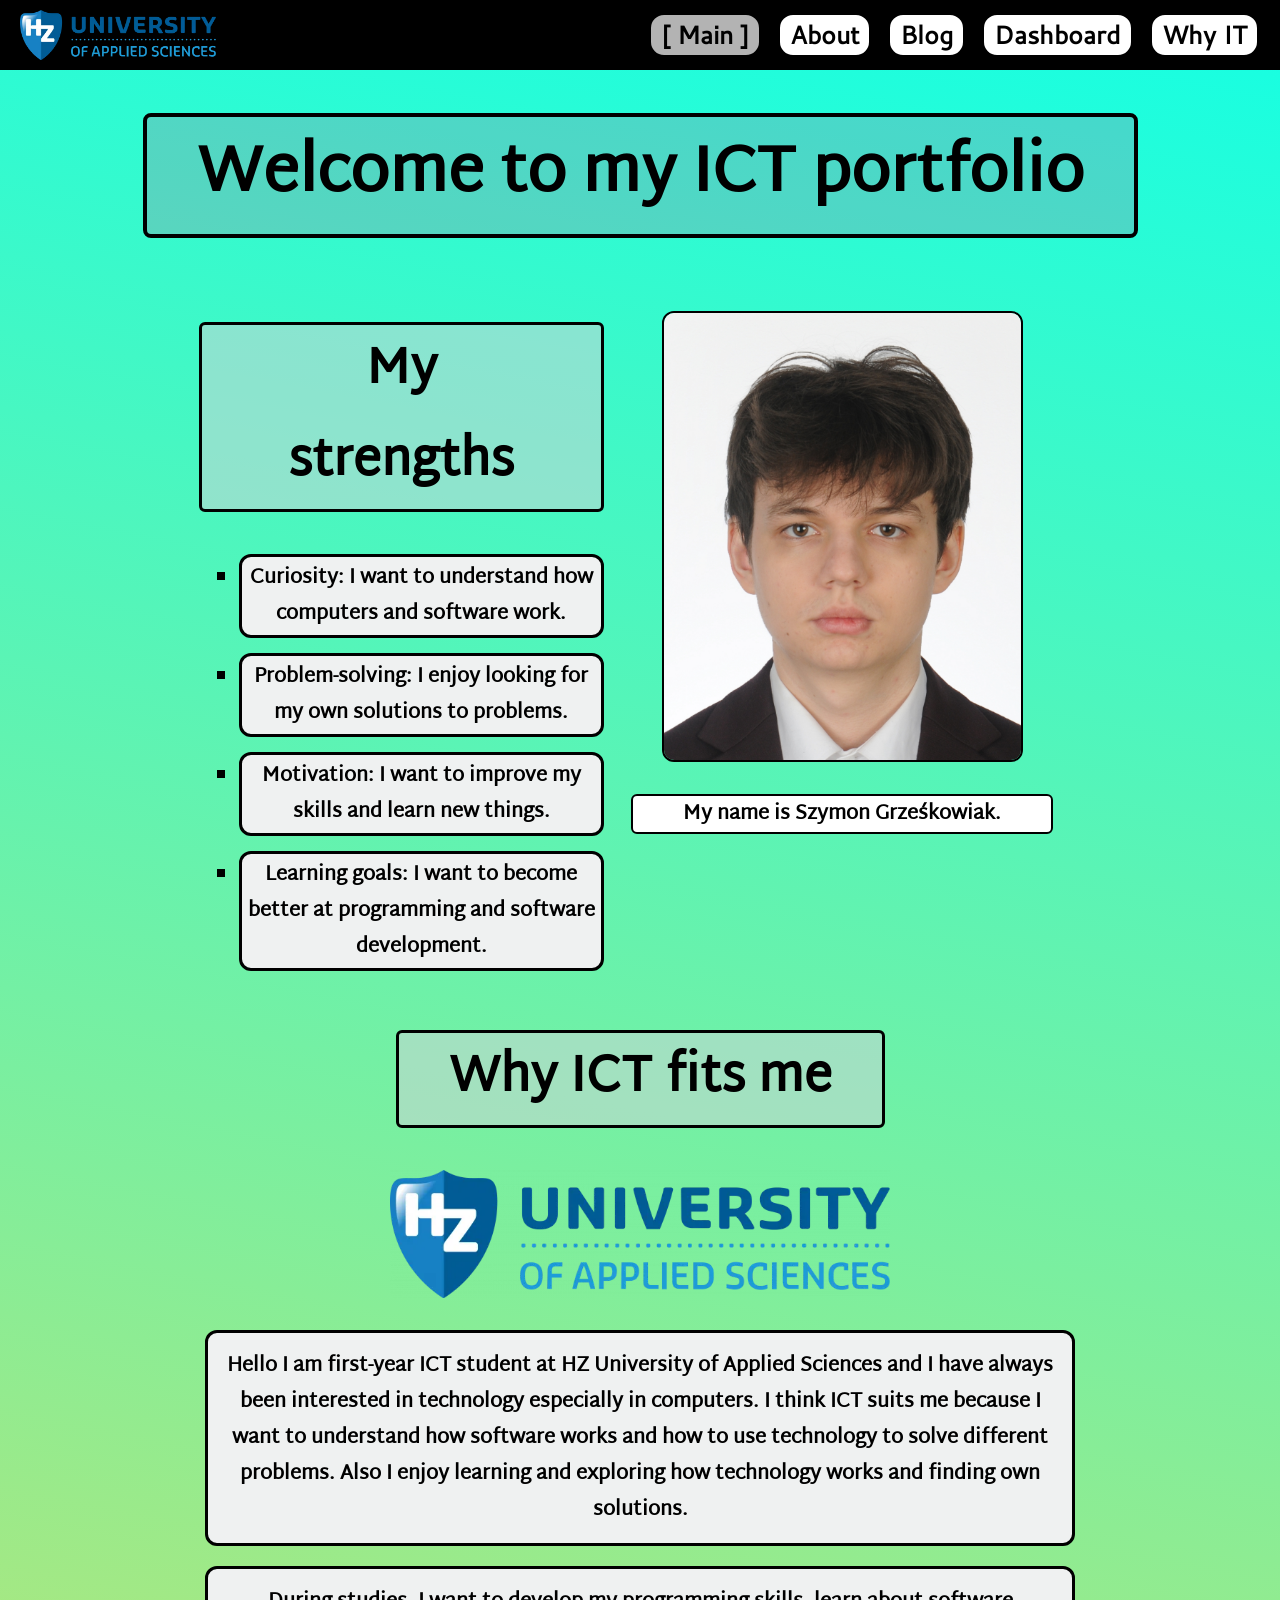
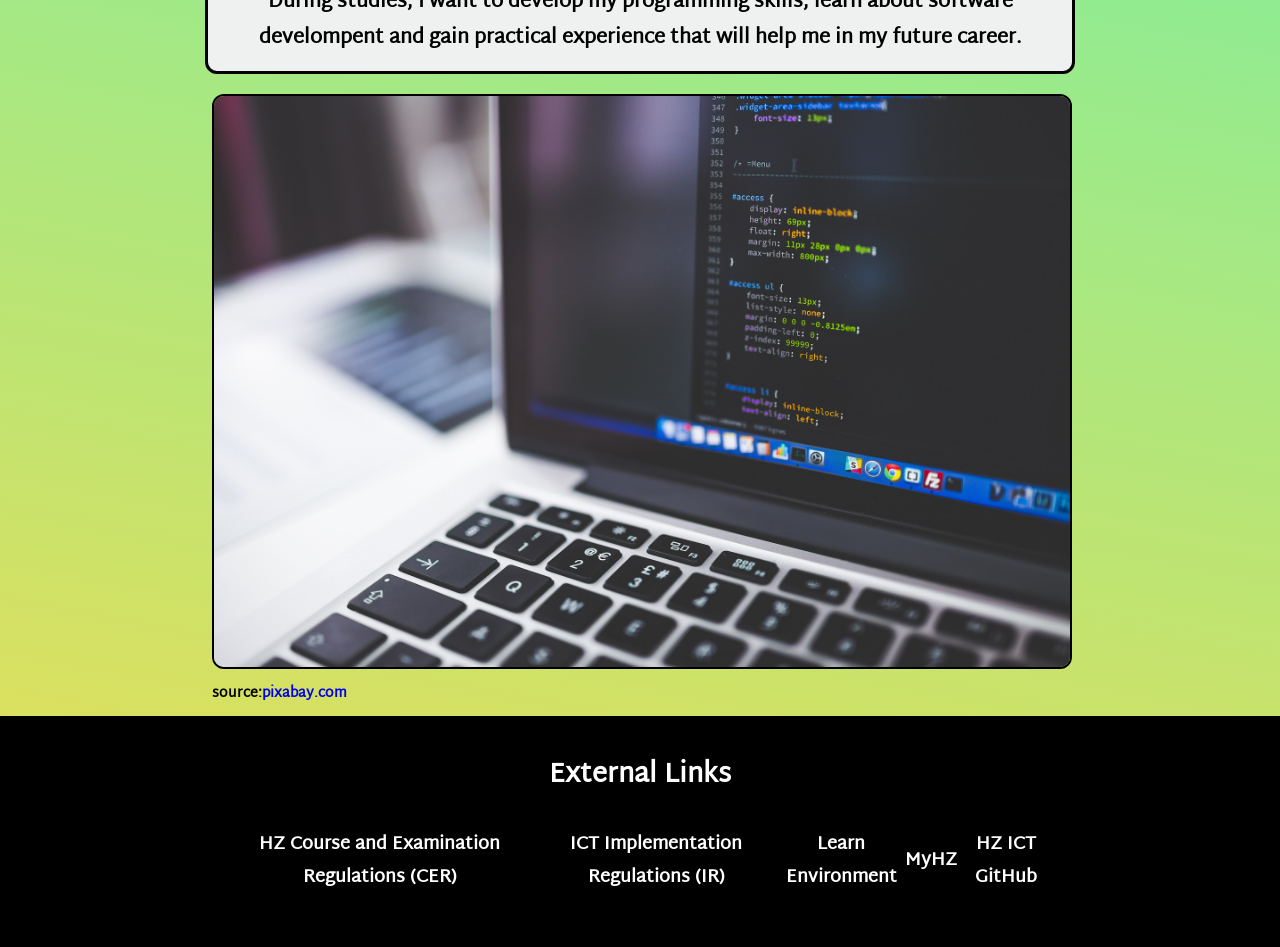
<file: index.html>
<!DOCTYPE html>
<html>  
    <head> 
        <title> ICT Portfolio</title>
        <link rel="icon" href="images/hz.png">
        <meta charset="UTF-8">
        <meta name="description" content="My main site for ICT Portfolio for HZ University of Applied Sciences">
        <link rel="stylesheet" href="style.css">
    </head>
    <body>
        <header>
        </header>
        <nav class="navbar">
            <img class="logo" src="images/hzlogo.webp" alt="HZ_logo_placeholder" height="50">
            <ul>
                <li><a class="navbutton active" href="index.html">[ Main ]</a></li>
                <li><a class="navbutton" href="about.html"> About</a></li>
                <li><a class="navbutton" href="blog.html">Blog</a></li>
                <li><a class="navbutton" href="dashboard.html">Dashboard</a></li>
                <li><a class="navbutton" href="why-it.html">Why IT </a></li>
            </ul>
        </nav>
        <main>
            <h1 id="welcome">Welcome to my ICT portfolio</h1>
            <section id="home">

                <div id="homeflexbox">

                    
                    <section id="strengths">
                        <h2>My strengths</h2>
                        <ul>
                            <li>Curiosity: I want to understand how computers and software work.</li>
                            <li>Problem-solving: I enjoy looking for my own solutions to problems.</li>
                            <li>Motivation: I want to improve my skills and learn new things.</li>
                            <li>Learning goals: I want to become better at programming and software development.</li>
                        </ul>
                    </section>

                    <div id="myphoto">
                        <img src="images/myphoto.jpg" alt="photo of me">
                        <p>My name is Szymon Grześkowiak.</p>
                    </div>
                </div>

               <h2>Why ICT fits me</h2>
                <img src="images/hzlogo.webp" alt="HZ logo" width="500px">
               <p class="description">
               Hello I am first-year ICT student at HZ University of Applied Sciences and I have always been interested in technology especially in computers.
                 I think ICT suits me because I want to understand how software works and how to use technology to solve different problems.
                  Also I enjoy learning and exploring how technology works and finding own solutions.

                </p>
            
                <p class="description">
               During studies,
                 I want to develop my programming skills,
                 learn about software develompent and gain practical experience that will help me in my future career. 
                </p>
                </p>

                <div id="laptopimg">
                    <img src="images/image1.jpg" alt="image of laptop with code on screen">
                    <p>source:<a href="https://pixabay.com/photos/coding-programming-css-1853305/" target="_blank">pixabay.com</a></p>
               </div>
            </section>
            
        </main>
        <footer>
                <h2>External Links</h2>

                    <ul>
                        <li><a href="https://hz.reader.docfield.com/0eb02280-92aa-47e8-9714-e3f866708e61" target="_blank">HZ Course and Examination Regulations (CER)</a></li>
                        <li><a href="https://hz.reader.docfield.com/80871c39-9285-4b38-85e4-78a0efbc2461" target="_blank">ICT Implementation Regulations (IR)</a></li>
                        <li><a href="https://learn.hz.nl/" target="_blank">Learn Environment</a></li>
                        <li><a href="https://hz.osiris-student.nl/voortgang" target="_blank">MyHZ</a></li>
                        <li><a href="https://github.com/HZ-HBO-ICT" target="_blank">HZ ICT GitHub</a></li>
                    </ul>
        </footer>
    </body>
</html>
</file>
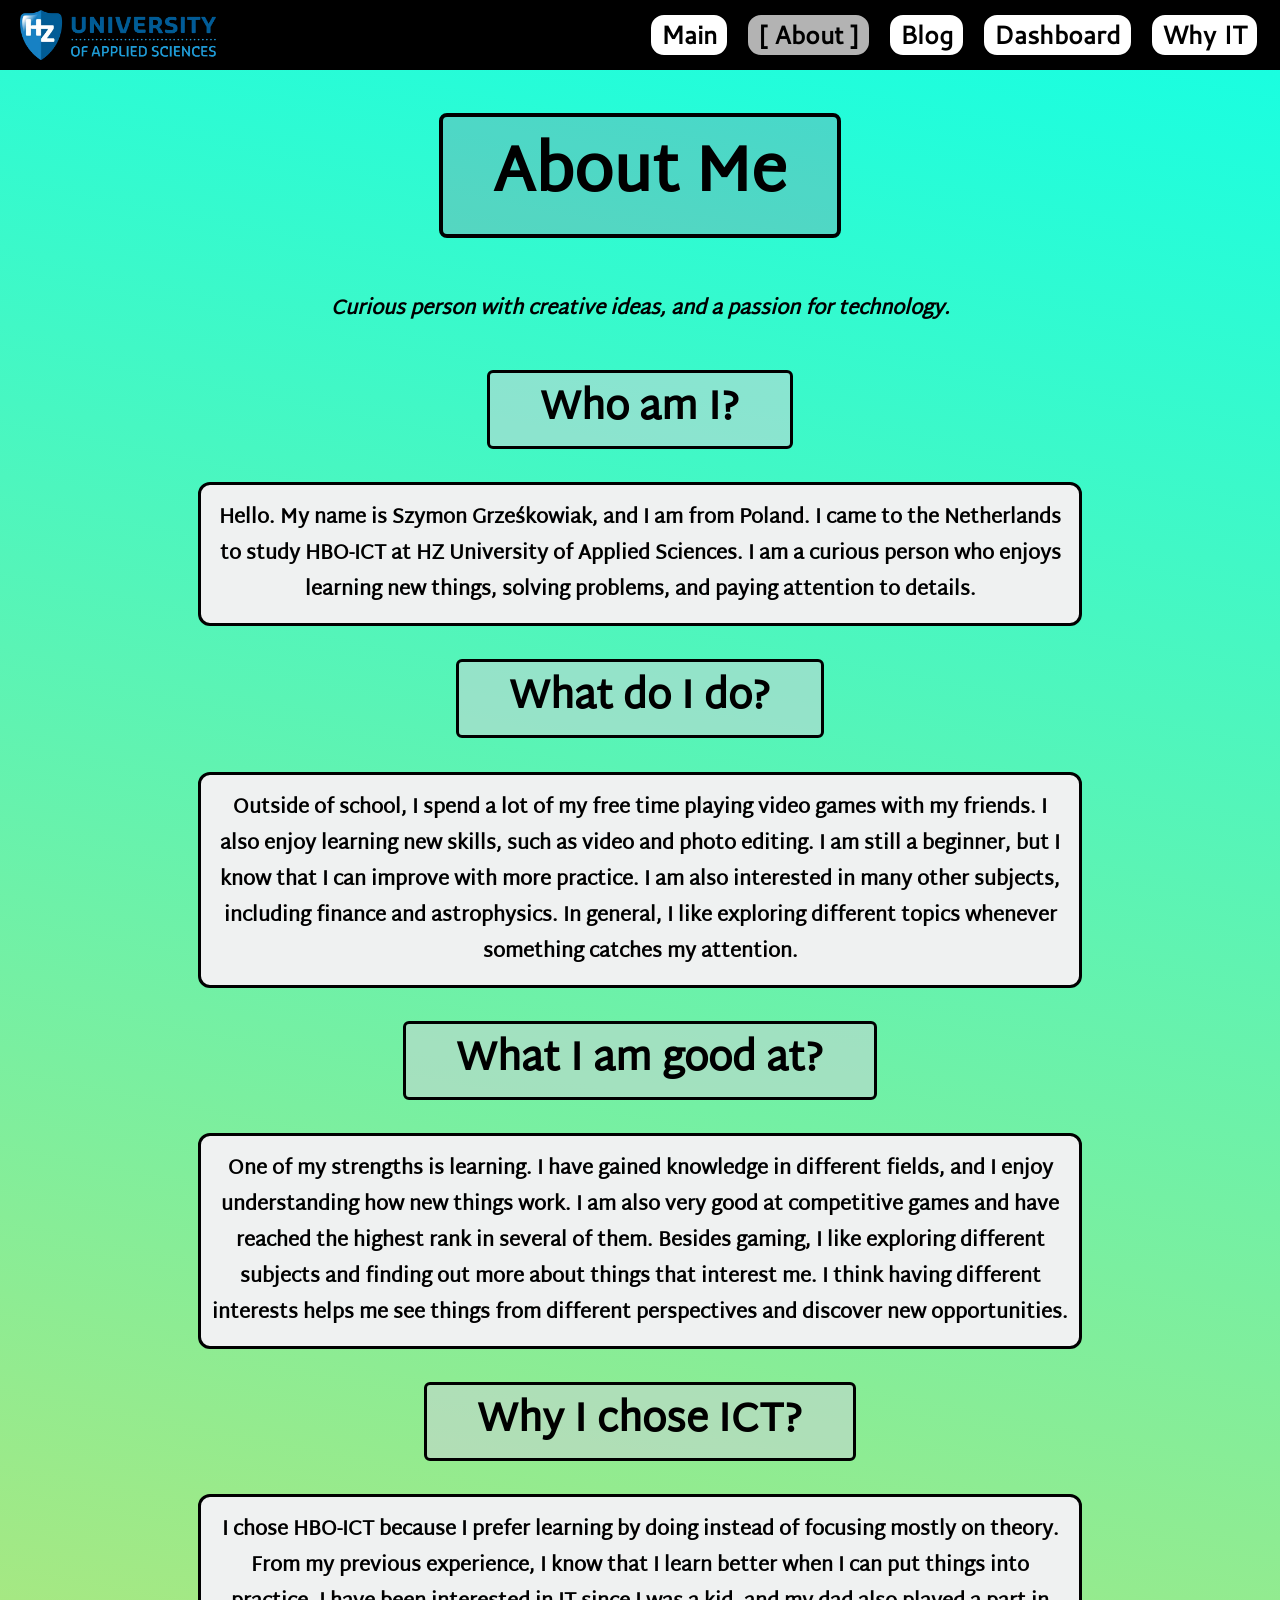
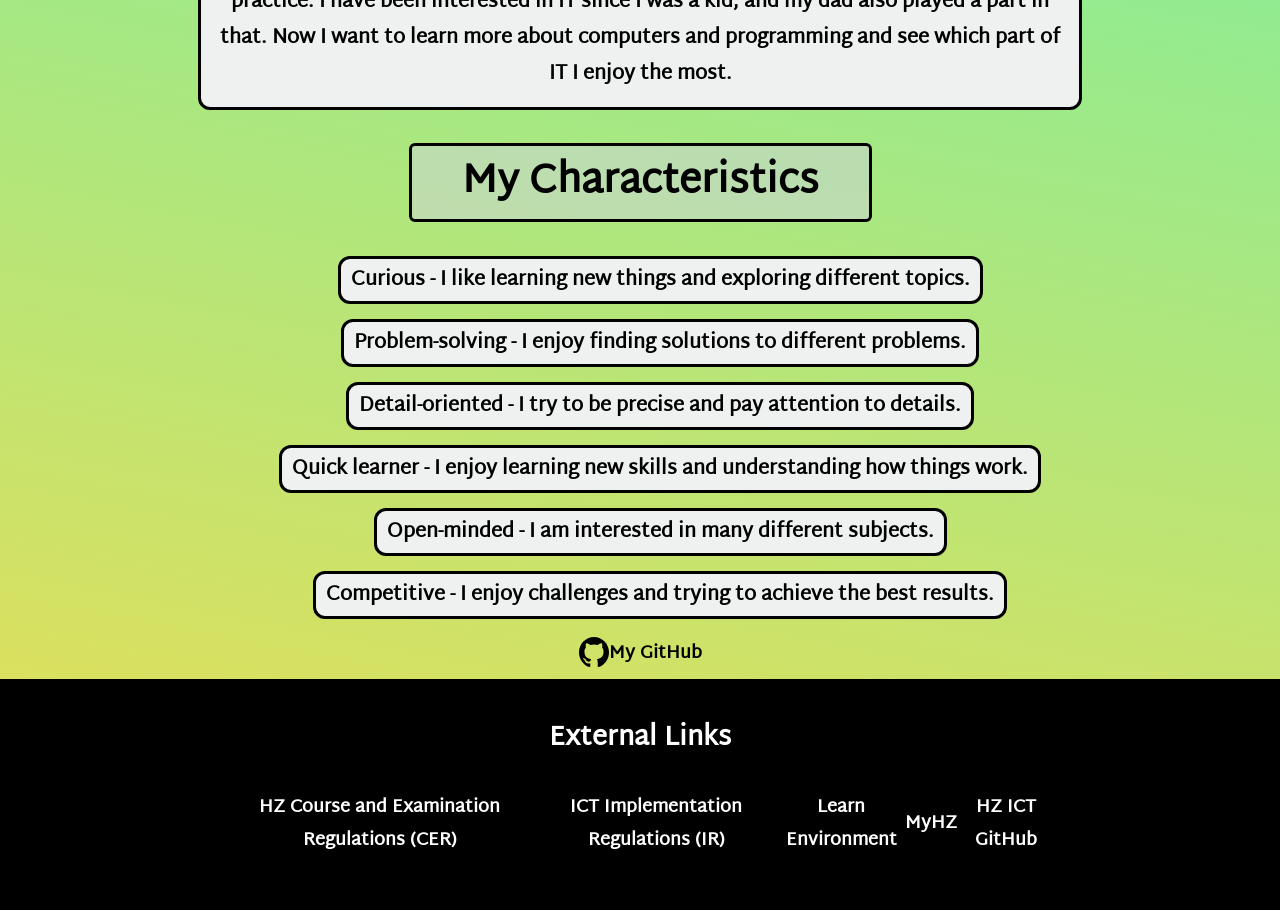
<file: about.html>
<!DOCTYPE html>
<html>  
    <head> 
        <title> About Me</title>
        <link rel="icon" href="images/hz.png">
        <meta charset="UTF-8">
        <meta name="description" content="About Me in ICT Portfolio for HZ University of Applied Sciences">
        <link rel="stylesheet" href="style.css">
    </head>
    <body>
        <header>
        </header>
        <nav class="navbar">
            <img class="logo" src="images/hzlogo.webp" alt="HZ_logo_placeholder" height="50">
            <ul>
                <li><a class="navbutton" href="index.html">Main</a></li>
                <li><a class="navbutton active" href="about.html">[ About ]</a></li>
                <li><a class="navbutton" href="blog.html">Blog</a></li>
                <li><a class="navbutton" href="dashboard.html">Dashboard</a></li>
                <li><a class="navbutton" href="why-it.html">Why IT </a></li>
            </ul>
        </nav>
        <main>

            <h1 id="welcome">About Me</h1>
            <p id="tagline">Curious person with creative ideas, and a passion for technology.</p>
            <article class="AboutMe">
  

                <h2>Who am I?</h2>

                <p class="description">
                    Hello. My name is Szymon Grześkowiak, and I am from Poland.
                    I came to the Netherlands to study HBO-ICT at HZ University of Applied Sciences.
                    I am a curious person who enjoys learning new things, solving problems, and paying attention to details.
                </p>

                <h2>What do I do?</h2>

                <p class="description">
                    Outside of school, I spend a lot of my free time playing video games with my friends.
                    I also enjoy learning new skills, such as video and photo editing.
                    I am still a beginner, but I know that I can improve with more practice.
                    I am also interested in many other subjects, including finance and astrophysics.
                    In general, I like exploring different topics whenever something catches my attention.
                </p>

                <h2>What I am good at?</h2>

                <p class="description">
                    One of my strengths is learning.
                    I have gained knowledge in different fields, and I enjoy understanding how new things work. 
                    I am also very good at competitive games and have reached the highest rank in several of them. 
                    Besides gaming, I like exploring different subjects and finding out more about things that interest me. 
                    I think having different interests helps me see things from different perspectives and discover new opportunities.
                </p>

                <h2>Why I chose ICT?</h2>

                <p class="description">
                    I chose HBO-ICT because I prefer learning by doing instead of focusing mostly on theory. 
                    From my previous experience, I know that I learn better when I can put things into practice. 
                    I have been interested in IT since I was a kid, and my dad also played a part in that.
                    Now I want to learn more about computers and programming and see which part of IT I enjoy the most.
                </p>
            </article>


            <article id="charaslist">

                <h2>My Characteristics</h2>

                <ul>
                    <li>Curious - I like learning new things and exploring different topics.</li>
                    <li>Problem-solving - I enjoy finding solutions to different problems.</li>
                    <li>Detail-oriented - I try to be precise and pay attention to details.</li>
                    <li>Quick learner - I enjoy learning new skills and understanding how things work.</li>
                    <li>Open-minded - I am interested in many different subjects.</li>
                    <li>Competitive - I enjoy challenges and trying to achieve the best results.</li>
                </ul>
            </article>

            <div id="githublogo">
                <a href="https://github.com/szymongustaw-ctrl" target="_blank"><img src="images/github.svg" alt="github logo"></a>
                <a href="https://github.com/szymongustaw-ctrl" target="_blank">My GitHub</a>
            </div>
        </main>
        <footer>
                <h2>External Links</h2>

                    <ul>
                        <li><a href="https://hz.reader.docfield.com/0eb02280-92aa-47e8-9714-e3f866708e61" target="_blank">HZ Course and Examination Regulations (CER)</a></li>
                        <li><a href="https://hz.reader.docfield.com/80871c39-9285-4b38-85e4-78a0efbc2461" target="_blank">ICT Implementation Regulations (IR)</a></li>
                        <li><a href="https://learn.hz.nl/" target="_blank">Learn Environment</a></li>
                        <li><a href="https://hz.osiris-student.nl/voortgang" target="_blank">MyHZ</a></li>
                        <li><a href="https://github.com/HZ-HBO-ICT" target="_blank">HZ ICT GitHub</a></li>
                    </ul>
        </footer>
    </body>
</html>
</file>
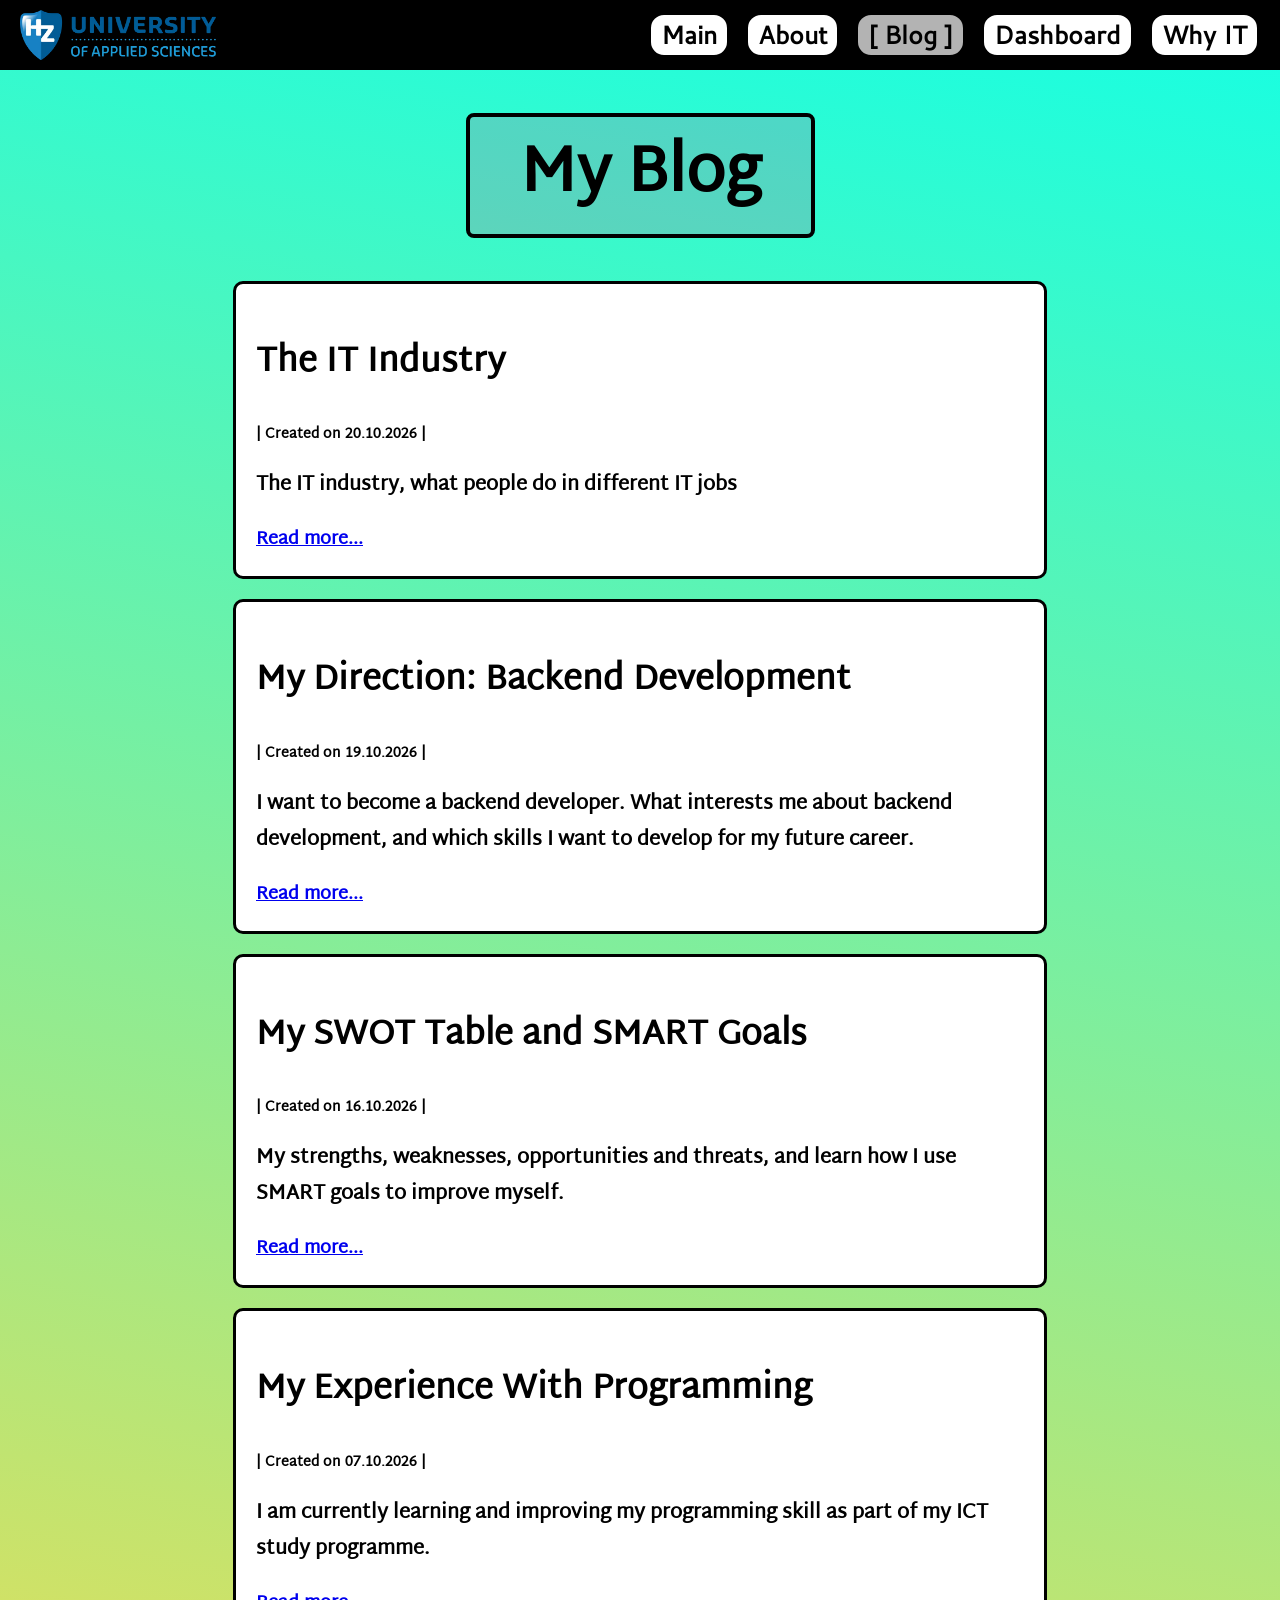
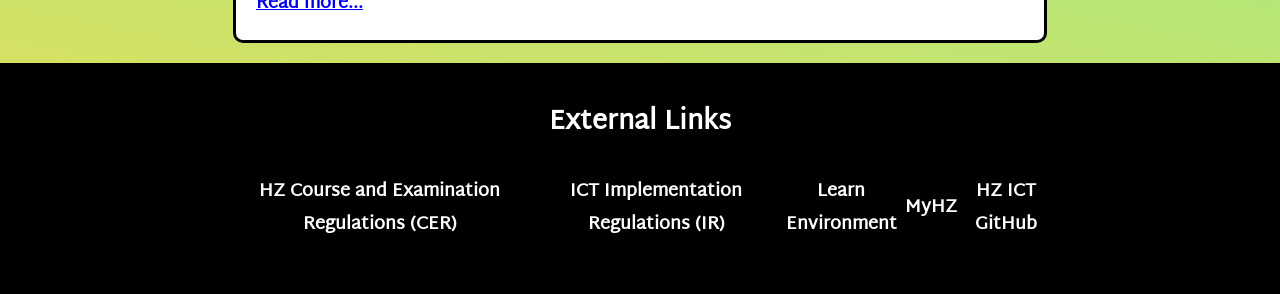
<file: blog.html>
<!DOCTYPE html>
<html>  
    <head> 
        <title> Blog</title>
        <link rel="icon" href="images/hz.png">
        <meta charset="UTF-8">
        <meta name="description" content="My Blog in ICT Portfolio for HZ University of Applied Sciences">
        <link rel="stylesheet" href="style.css">
    </head>
    <body>
        <header>
        </header>
        <nav class="navbar">
            <img class="logo" src="images/hzlogo.webp" alt="HZ_logo_placeholder" height="50">
            <ul>
                <li><a class="navbutton" href="index.html">Main</a></li>
                <li><a class="navbutton" href="about.html"> About</a></li>
                <li><a class="navbutton active" href="blog.html">[ Blog ]</a></li>
                <li><a class="navbutton" href="dashboard.html">Dashboard</a></li>
                <li><a class="navbutton" href="why-it.html">Why IT </a></li>
            </ul>
        </nav>
        <main>
            <h1 id="welcome">My Blog</h1>

            <article class="blogpost">
                <h2>The IT Industry</h2>
                <p id="blogdate">| Created on 20.10.2026 |</p>
                <p>
                    The IT industry, what people do in different IT jobs
                </p>
                <a href="blogsiteit.html">Read more...</a>
            </article>

            <article class="blogpost">
                <h2>My Direction: Backend Development</h2>
                <p id="blogdate">| Created on 19.10.2026 |</p>
                <p>
                    I want to become a backend developer. What interests me
                    about backend development, and which skills I want to develop
                    for my future career.
                </p>
                <a href="blogsitedirections.html">Read more...</a>
            </article>

            <article class="blogpost">  
                <h2>My SWOT Table and SMART Goals</h2>
                <p id="blogdate">| Created on 16.10.2026 |</p>
                <p>
                    My strengths, weaknesses, opportunities and threats, and learn how I use SMART goals to improve myself.
                </p>
                <a href="blogsiteswot.html">Read more...</a>
            
            </article>

            <article class="blogpost">
                <h2>My Experience With Programming</h2>
                <p id="blogdate">| Created on 07.10.2026 |</p>
                <p>
                    I am currently learning and improving my programming skill as part of my ICT study programme.
                </p>
                <a href="blogsiteprogramming.html">Read more...</a>
            
            </article>


        </main>
        <footer>
                <h2>External Links</h2>

                    <ul>
                        <li><a href="https://hz.reader.docfield.com/0eb02280-92aa-47e8-9714-e3f866708e61" target="_blank">HZ Course and Examination Regulations (CER)</a></li>
                        <li><a href="https://hz.reader.docfield.com/80871c39-9285-4b38-85e4-78a0efbc2461" target="_blank">ICT Implementation Regulations (IR)</a></li>
                        <li><a href="https://learn.hz.nl/" target="_blank">Learn Environment</a></li>
                        <li><a href="https://hz.osiris-student.nl/voortgang" target="_blank">MyHZ</a></li>
                        <li><a href="https://github.com/HZ-HBO-ICT" target="_blank">HZ ICT GitHub</a></li>
                    </ul>
        </footer>
    </body>
</html>
</file>
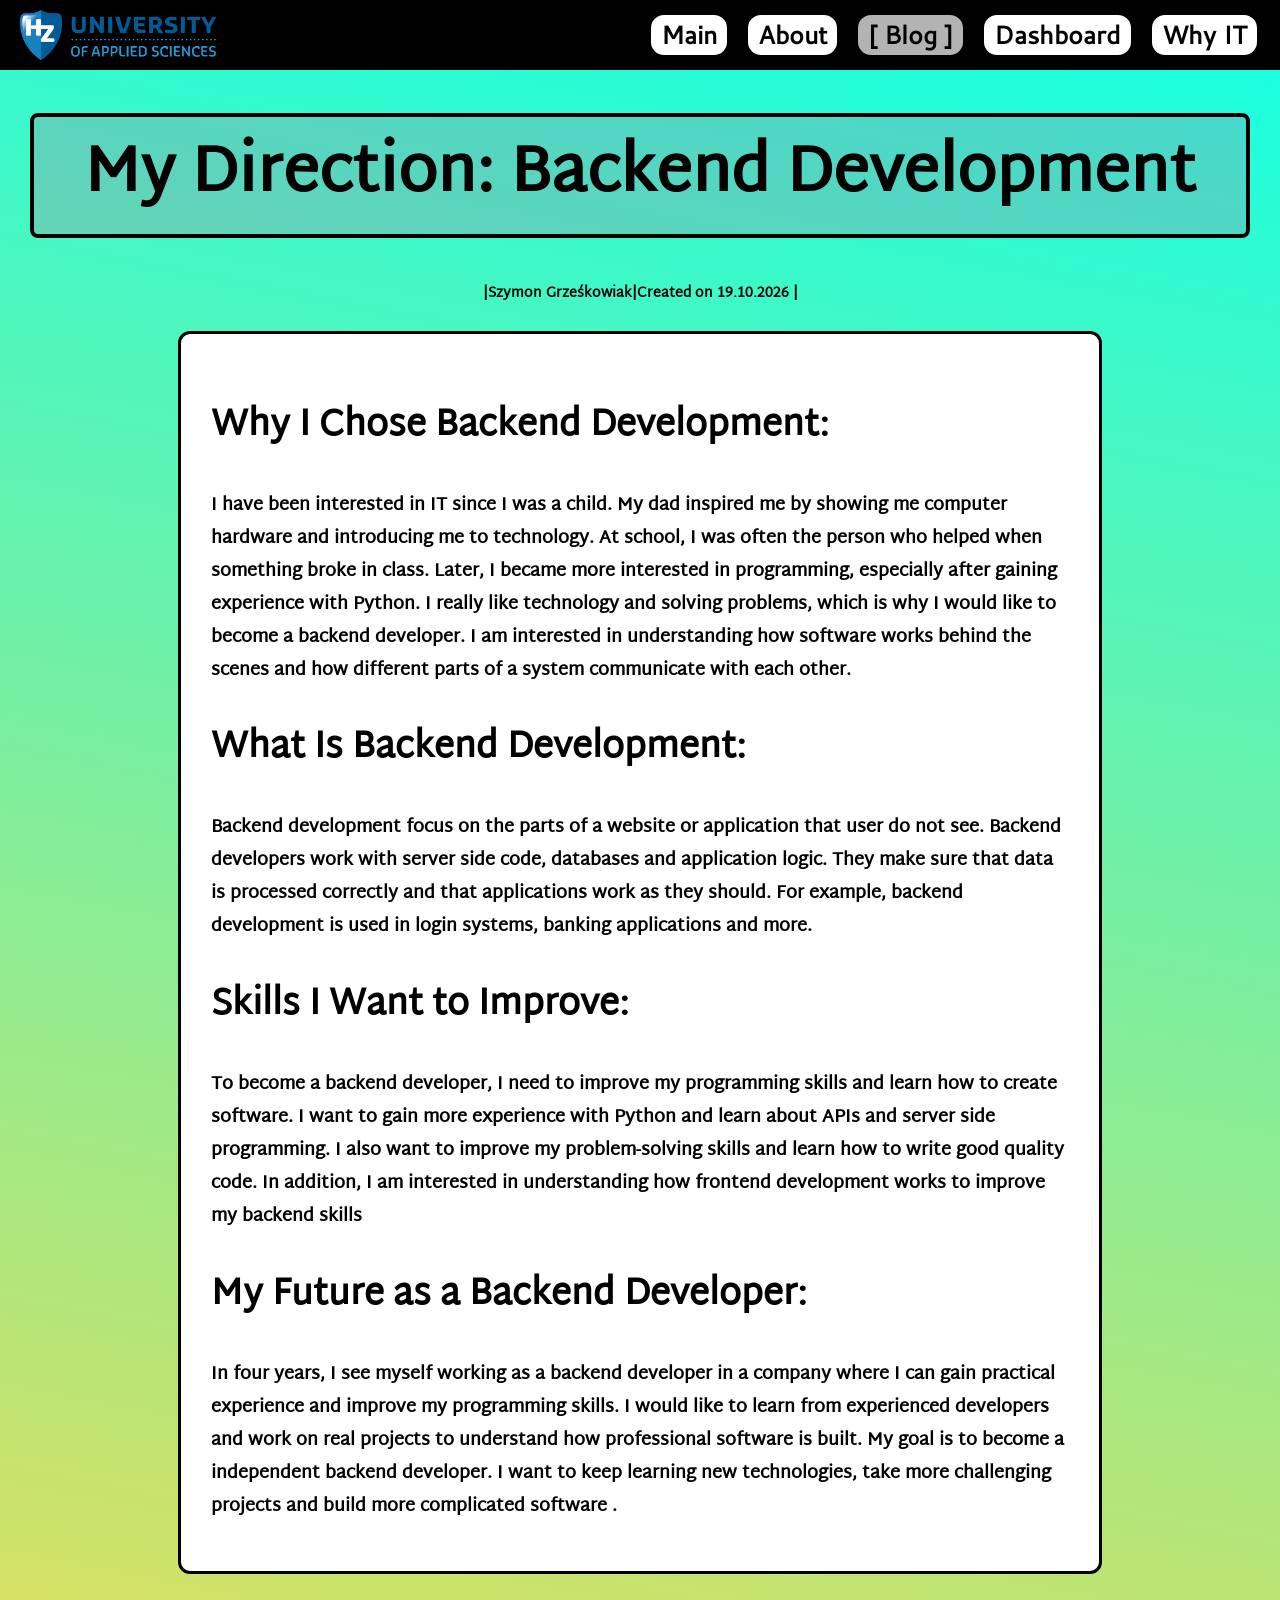
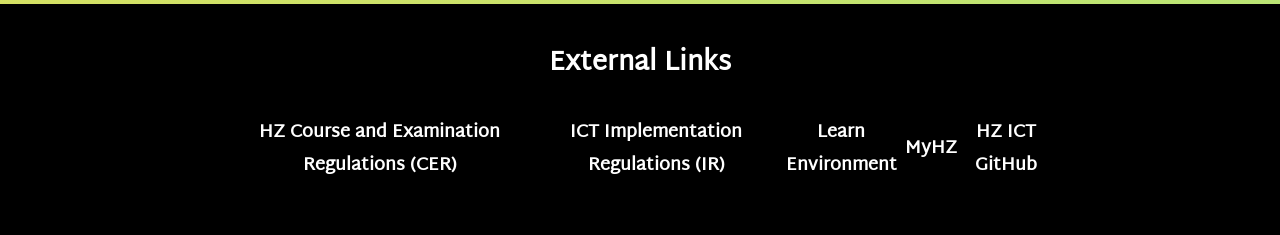
<file: blogsitedirections.html>
<!DOCTYPE html>
<html>  
    <head> 
        <title>My Direction: Backend Development</title>
        <link rel="icon" href="images/hz.png">
        <meta charset="UTF-8">
        <meta name="description" content="My Direction in IT for ICT Portfolio for HZ University of Applied Sciences">
        <link rel="stylesheet" href="style.css">    </head>
    <body>
        <header>
        </header>
        <nav class="navbar">
            <img class="logo" src="images/hzlogo.webp" alt="HZ_logo_placeholder" height="50">
            <ul>
                <li><a class="navbutton" href="index.html">Main</a></li>
                <li><a class="navbutton" href="about.html">About</a></li>
                <li><a class="navbutton active" href="blog.html"  >[ Blog ]</a></li>
                <li><a class="navbutton" href="dashboard.html">Dashboard</a></li>
                <li><a class="navbutton" href="why-it.html">Why IT </a></li>
            </ul>
        </nav>
        <main >

            <h1 id="welcome">My Direction: Backend Development</h1>
            <p id="blogtag">|Szymon Grześkowiak|Created on 19.10.2026 |</p>

            <article id="blogfeed">

                <div id="blogcontent">

                    <h2>Why I Chose Backend Development:</h2>

                    <p>
                        I have been interested in IT since I was a child.
                        My dad inspired me by showing me computer hardware and introducing me to technology.
                        At school, I was often the person who helped when something broke in class.
                        Later, I became more interested in programming, especially after gaining experience with Python.
                        I really like technology and solving problems, which is why I would like to become a backend developer.
                        I am interested in understanding how software works behind the scenes and how different parts of a system communicate with each other.
                    </p>

                    <h2>What Is Backend Development:</h2>

                    <p>
                        Backend development focus on the parts of a website or application that user do not see.
                        Backend developers work with server side code, databases and application logic.
                        They make sure that data is processed correctly and that applications work as they should.
                        For example, backend development is used in login systems, banking applications and more.
                    </p>

                    <h2>Skills I Want to Improve:</h2>

                    <p>
                        To become a backend developer, I need to improve my programming skills and learn how to create software.
                        I want to gain more experience with Python and learn about APIs and server side programming.
                        I also want to improve my problem-solving skills and learn how to write good quality code.
                        In addition, I am interested in understanding how frontend development works to improve my backend skills

                    </p>

                    <h2>My Future as a Backend Developer:</h2>

                    <p>
                        In four years, I see myself working as a backend developer in a company where I can gain practical experience and improve my programming skills.
                        I would like to learn from experienced developers and work on real projects to understand how professional software is built.
                        My goal is to become a independent backend developer. 
                        I want to keep learning new technologies, take more challenging projects and build more complicated software .
                    </p>

                </div>

            </article>

        
        </main>
        <footer>
                <h2>External Links</h2>

                
                
                    <ul>
                        <li><a href="https://hz.reader.docfield.com/0eb02280-92aa-47e8-9714-e3f866708e61" target="_blank">HZ Course and Examination Regulations (CER)</a></li>
                        <li><a href="https://hz.reader.docfield.com/80871c39-9285-4b38-85e4-78a0efbc2461" target="_blank">ICT Implementation Regulations (IR)</a></li>
                        <li><a href="https://learn.hz.nl/" target="_blank">Learn Environment</a></li>
                        <li><a href="https://hz.osiris-student.nl/voortgang" target="_blank">MyHZ</a></li>
                        <li><a href="https://github.com/HZ-HBO-ICT" target="_blank">HZ ICT GitHub</a></li>
                    </ul>
        </footer>
    </body>
</html>
</file>
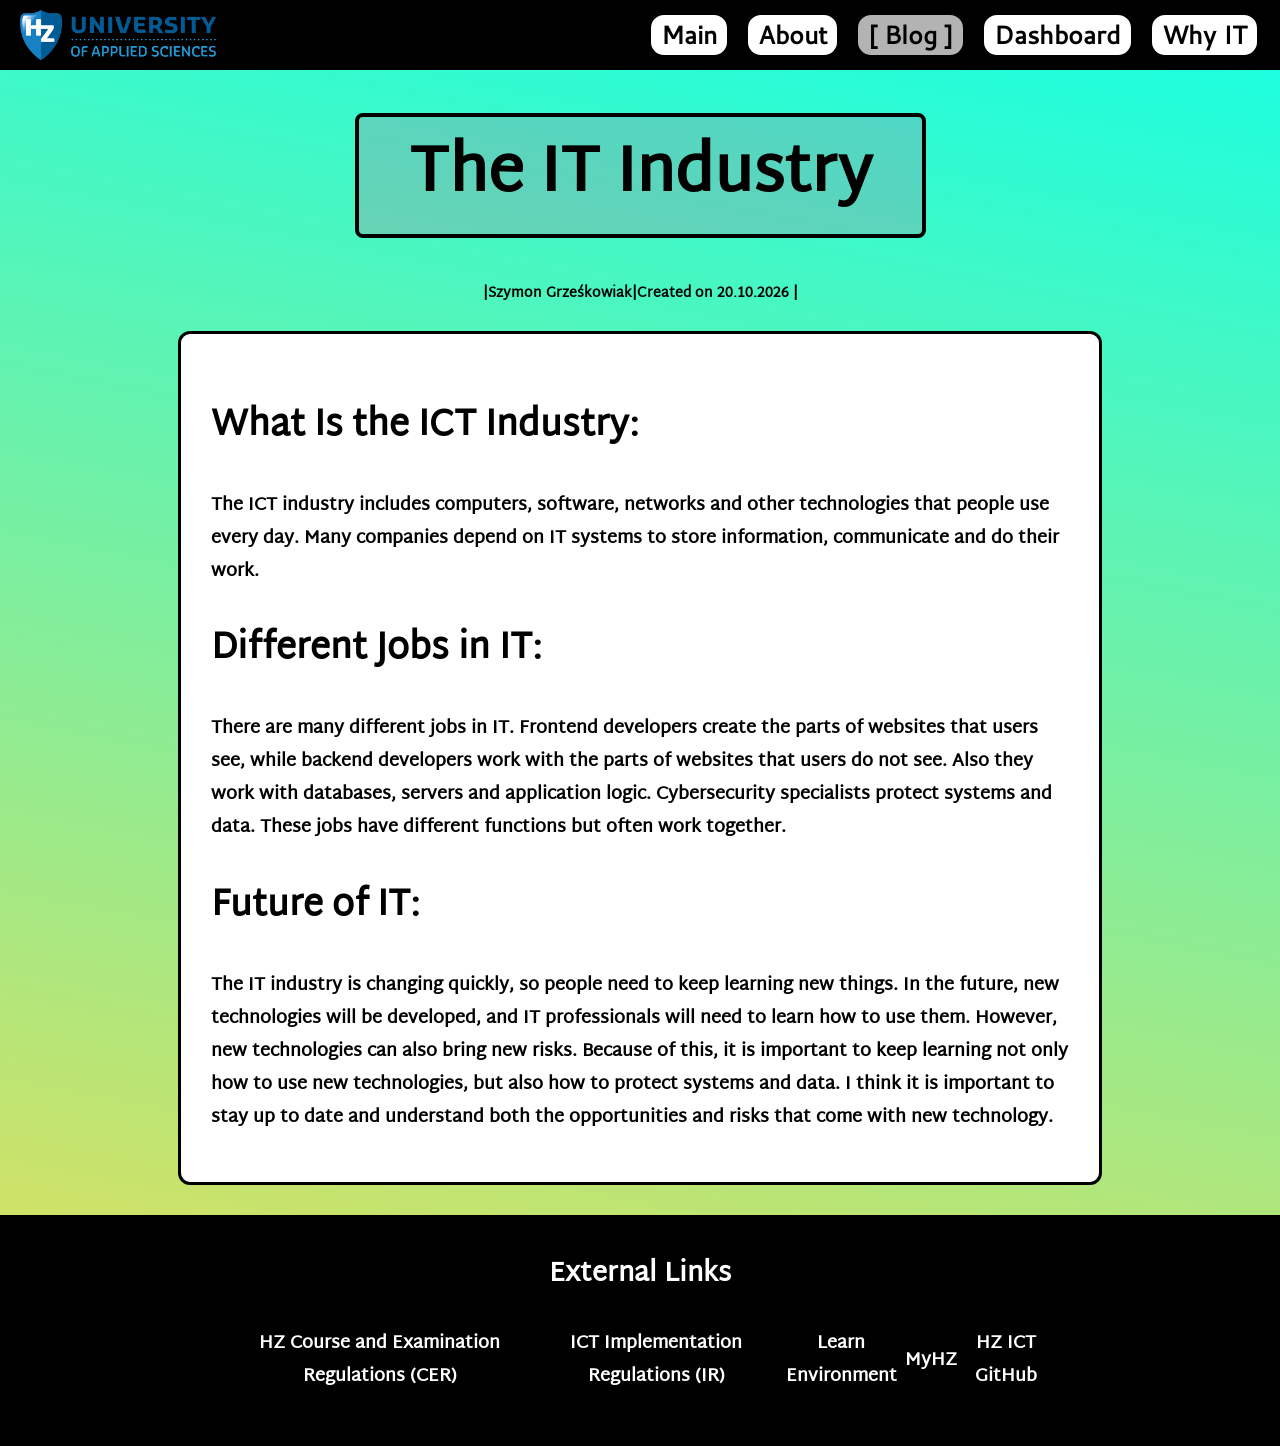
<file: blogsiteit.html>
<!DOCTYPE html>
<html>  
    <head> 
        <title>The IT Industry</title>
        <link rel="icon" href="images/hz.png">
        <meta charset="UTF-8">
        <meta name="description" content=" The IT Industry for ICT Portfolio for HZ University of Applied Sciences">
        <link rel="stylesheet" href="style.css">    </head>
    <body>
        <header>
        </header>
        <nav class="navbar">
            <img class="logo" src="images/hzlogo.webp" alt="HZ_logo_placeholder" height="50">
            <ul>
                <li><a class="navbutton" href="index.html">Main</a></li>
                <li><a class="navbutton" href="about.html">About</a></li>
                <li><a class="navbutton active" href="blog.html"  >[ Blog ]</a></li>
                <li><a class="navbutton" href="dashboard.html">Dashboard</a></li>
                <li><a class="navbutton" href="why-it.html">Why IT </a></li>
            </ul>
        </nav>
        <main >

            <h1 id="welcome">The IT Industry</h1>
            <p id="blogtag">|Szymon Grześkowiak|Created on 20.10.2026 |</p>

            <article id="blogfeed">

                <div id="blogcontent">

                    <h2>What Is the ICT Industry:</h2>

                    <p>
                        The ICT industry includes computers, software, networks and other technologies
                        that people use every day. Many companies depend on IT systems to store
                        information, communicate and do their work.
                    </p>

                    <h2>Different Jobs in IT:</h2>

                    <p>
                        There are many different jobs in IT. Frontend developers create the parts
                        of websites that users see, while backend developers work with the parts
                        of websites that users do not see. Also they work with databases,
                        servers and application logic. Cybersecurity specialists protect
                        systems and data. These jobs have different functions but often
                        work together.
                    </p>


                    <h2>Future of IT:</h2>

                    <p>
                        The IT industry is changing quickly, so people need to keep learning new things.
                        In the future, new technologies will be developed, and IT professionals will need to learn how to use them.
                        However, new technologies can also bring new risks. 
                        Because of this, it is important to keep learning not only how to use new technologies, but also how to protect systems and data.
                        I think it is important to stay up to date and understand both the opportunities and risks that come with new technology.
                    </p>

                </div>

            </article>



        
        </main>
        <footer>
                <h2>External Links</h2>

                
                
                    <ul>
                        <li><a href="https://hz.reader.docfield.com/0eb02280-92aa-47e8-9714-e3f866708e61" target="_blank">HZ Course and Examination Regulations (CER)</a></li>
                        <li><a href="https://hz.reader.docfield.com/80871c39-9285-4b38-85e4-78a0efbc2461" target="_blank">ICT Implementation Regulations (IR)</a></li>
                        <li><a href="https://learn.hz.nl/" target="_blank">Learn Environment</a></li>
                        <li><a href="https://hz.osiris-student.nl/voortgang" target="_blank">MyHZ</a></li>
                        <li><a href="https://github.com/HZ-HBO-ICT" target="_blank">HZ ICT GitHub</a></li>
                    </ul>
        </footer>
    </body>
</html>
</file>
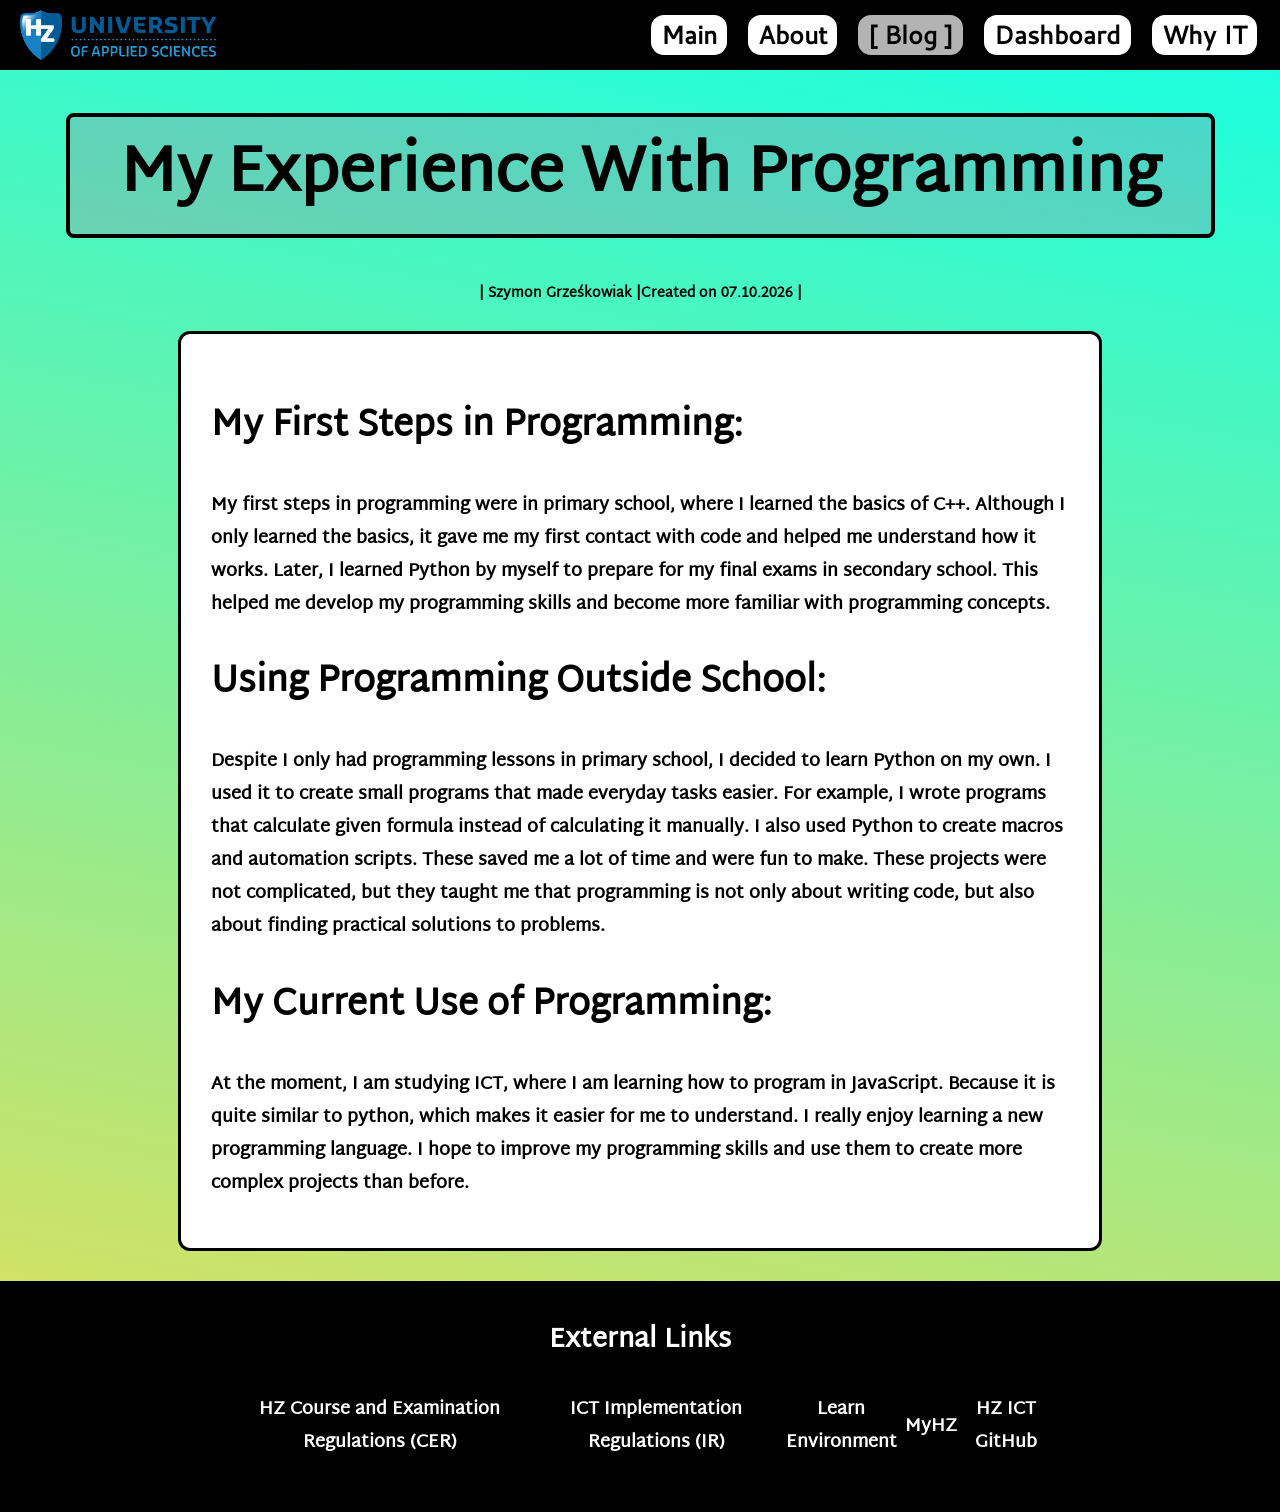
<file: blogsiteprogramming.html>
<!DOCTYPE html>
<html>  
    <head> 
        <title> My Experience With Programming</title>
        <link rel="icon" href="images/hz.png">
        <meta charset="UTF-8">
        <meta name="description" content="My Experience With Programming for ICT Portfolio for HZ University of Applied Sciences">
        <link rel="stylesheet" href="style.css">    </head>
    <body>
        <header>
        </header>
        <nav class="navbar">
            <img class="logo" src="images/hzlogo.webp" alt="HZ_logo_placeholder" height="50">
            <ul>
                <li><a class="navbutton" href="index.html">Main</a></li>
                <li><a class="navbutton" href="about.html">About</a></li>
                <li><a class="navbutton active" href="blog.html"  >[ Blog ]</a></li>
                <li><a class="navbutton" href="dashboard.html">Dashboard</a></li>
                <li><a class="navbutton" href="why-it.html">Why IT </a></li>
            </ul>
        </nav>
        <main >

            <h1 id="welcome">My Experience With Programming</h1>
            <p id="blogtag">| Szymon Grześkowiak |Created on 07.10.2026 | </p>

            <article id="blogfeed">
            
                <div id="blogcontent">
                    <h2>My First Steps in Programming:</h2>

                    <p>
                        My first steps in programming were in primary school, where I learned the basics of C++.
                        Although I only learned the basics, it gave me my first contact with code and helped me understand how it works. 
                        Later, I learned Python by myself to prepare for my final exams in secondary school. 
                        This helped me develop my programming skills and become more familiar with programming concepts.

                    </p>

                    <h2>Using Programming Outside School:</h2>    
                    
                    <p>
                       Despite I only had programming lessons in primary school, I decided to learn Python on my own. 
                       I used it to create small programs that made everyday tasks easier. 
                       For example, I wrote programs that calculate given formula instead of calculating it manually. 
                       I also used Python to create macros and automation scripts. 
                       These saved me a lot of time and were fun to make. 
                       These projects were not complicated, but they taught me that programming is not only about writing code, but also about finding practical solutions to problems.
                    </p>

                    <h2>My Current Use of Programming:</h2>

                    <p>
                        At the moment, I am studying ICT, where I am learning how to program in JavaScript.
                        Because it is quite similar to python, which makes it easier for me to understand. 
                        I really enjoy learning a new programming language.
                        I hope to improve my programming skills and use them to create more complex projects than before.
                    
                    </p>
                </div>
            </article>

        
        </main>
        <footer>
                <h2>External Links</h2>

                
                
                    <ul>
                        <li><a href="https://hz.reader.docfield.com/0eb02280-92aa-47e8-9714-e3f866708e61" target="_blank">HZ Course and Examination Regulations (CER)</a></li>
                        <li><a href="https://hz.reader.docfield.com/80871c39-9285-4b38-85e4-78a0efbc2461" target="_blank">ICT Implementation Regulations (IR)</a></li>
                        <li><a href="https://learn.hz.nl/" target="_blank">Learn Environment</a></li>
                        <li><a href="https://hz.osiris-student.nl/voortgang" target="_blank">MyHZ</a></li>
                        <li><a href="https://github.com/HZ-HBO-ICT" target="_blank">HZ ICT GitHub</a></li>
                    </ul>
        </footer>
    </body>
</html>
</file>
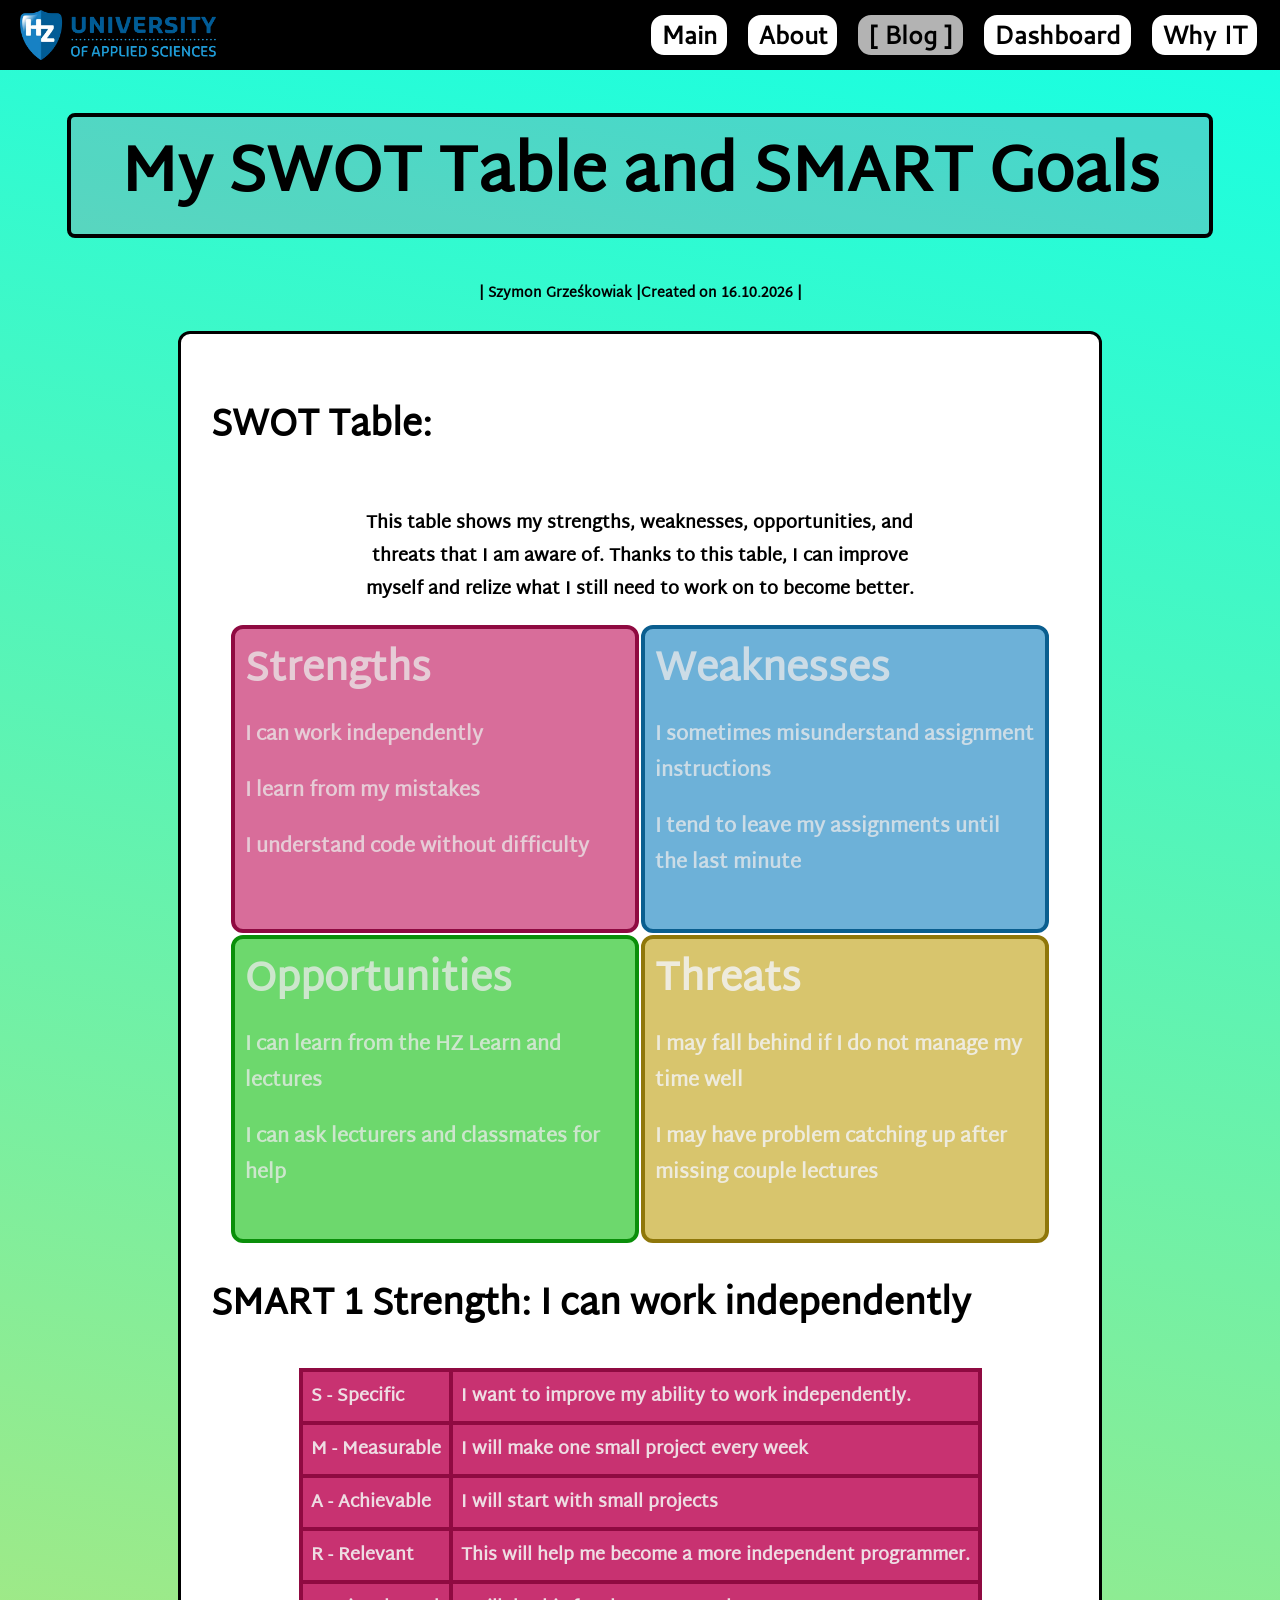
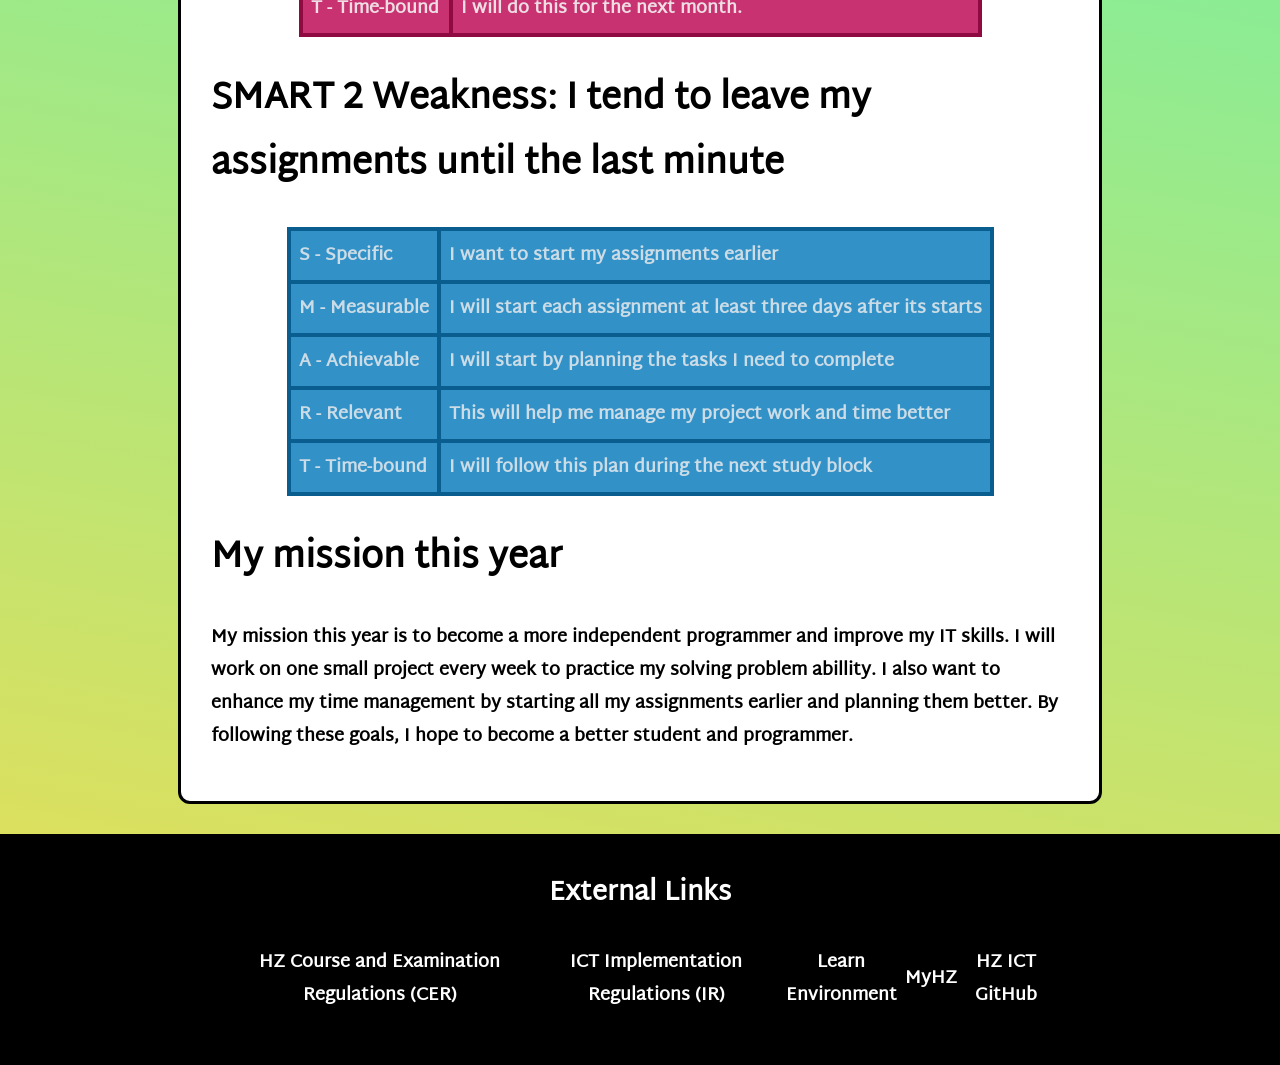
<file: blogsiteswot.html>
<!DOCTYPE html>
<html>  
    <head> 
        <title> My SWOT Table and SMART Goals</title>
        <link rel="icon" href="images/hz.png">
        <meta charset="UTF-8">
        <meta name="description" content="My SWOT Table and SMART Goals for ICT Portfolio for HZ University of Applied Sciences">
        <link rel="stylesheet" href="style.css">    </head>
    <body>
        <header>
        </header>
        <nav class="navbar">
            <img class="logo" src="images/hzlogo.webp" alt="HZ_logo_placeholder" height="50">
            <ul>
                <li><a class="navbutton" href="index.html">Main</a></li>
                <li><a class="navbutton" href="about.html">About</a></li>
                <li><a class="navbutton active" href="blog.html"  >[ Blog ]</a></li>
                <li><a class="navbutton" href="dashboard.html">Dashboard</a></li>
                <li><a class="navbutton" href="why-it.html">Why IT </a></li>
            </ul>
        </nav>
        <main >

            <h1 id="welcome">My SWOT Table and SMART Goals</h1>
            <p id="blogtag">| Szymon Grześkowiak |Created on 16.10.2026 | </p>

            <article id="blogfeed">
            
                <div id="blogcontent">
                    <h2>SWOT Table:</h2>

                    <article id="swottable">
                        
                        <p style="max-width: 69%; text-align: center;">
                            This table shows my strengths, weaknesses, opportunities, and threats that I am aware of.
                               Thanks to this table, I can improve myself and relize what I still need to work on to become better.
                        </p>

                        <div id="swottablerow">
                            <div id="swotstren" >
                                <p id="swottitle">Strengths</p>
                                <p>I can work independently</p>
                                <p>I learn from my mistakes</p>
                                <p>I understand code without difficulty</p>
                            </div>

                            <div id="swotweak">
                                <p id="swottitle">Weaknesses</p>
                                <p>I sometimes misunderstand assignment instructions</p>
                                <p>I tend to leave my assignments until the last minute</p>
                            
                            </div>
                        </div>

                        <div id="swottablerow">
                            <div id="swotoppo">
                                <p id="swottitle">Opportunities</p>
                                <p>I can learn from the HZ Learn and lectures</p>
                                <p>I can ask lecturers and classmates for help</p>
                            </div>

                            <div id="swotthreats">
                                <p id="swottitle">Threats</p>
                                <p>I may fall behind if I do not manage my time well</p>
                                <p>I may have problem catching up after missing couple lectures</p>
                            </div>
                        </div>



                    </article>

                    <article id="smarttable">
                        <h2>SMART 1 Strength: I can work independently</h2>

                        <table id="tablestren">
                            <tr>
                                <td>S - Specific</td>
                                <td>I want to improve my ability to work independently.</td>
                            </tr>
                            <tr>
                                <td>M - Measurable</td>
                                <td>I will make one small project every week</td>
                            </tr>
                            <tr>
                                <td>A - Achievable</td>
                                <td>I will start with small projects</td>
                            </tr>
                            <tr>
                                <td>R - Relevant</td>
                                <td>This will help me become a more independent programmer.</td>
                            </tr>
                            <tr>
                                <td>T - Time-bound</td>
                                <td>I will do this for the next month.</td>
                            </tr>
                        </table>


                        <h2>SMART 2 Weakness: I tend to leave my assignments until the last minute</h2>

                        <table id="tableweak">
                            <tr>
                                <td>S - Specific</td>
                                <td>I want to start my assignments earlier</td>
                            </tr>
                            <tr>
                                <td>M - Measurable</td>
                                <td>I will start each assignment at least three days after its starts</td>
                            </tr>
                            <tr>
                                <td>A - Achievable</td>
                                <td>I will start by planning the tasks I need to complete</td>
                            </tr>
                            <tr>
                                <td>R - Relevant</td>
                                <td>This will help me manage my project work and time better</td>
                            </tr>
                            <tr>
                                <td>T - Time-bound</td>
                                <td>I will follow this plan during the next study block</td>
                            </tr>
                        </table>
                    </article>
                    <h2>My mission this year</h2>



                        <p> 
                            My mission this year is to become a more independent programmer and improve my IT skills. 
                            I will work on one small project every week to practice my solving problem abillity. 
                            I also want to enhance my time management by starting all my assignments earlier and planning them better. 
                            By following these goals, I hope to become a better student and programmer.
                        </p>
                    



                </div>
            </article>

        
        </main>
        <footer>
                <h2>External Links</h2>

                    <ul>
                        <li><a href="https://hz.reader.docfield.com/0eb02280-92aa-47e8-9714-e3f866708e61" target="_blank">HZ Course and Examination Regulations (CER)</a></li>
                        <li><a href="https://hz.reader.docfield.com/80871c39-9285-4b38-85e4-78a0efbc2461" target="_blank">ICT Implementation Regulations (IR)</a></li>
                        <li><a href="https://learn.hz.nl/" target="_blank">Learn Environment</a></li>
                        <li><a href="https://hz.osiris-student.nl/voortgang" target="_blank">MyHZ</a></li>
                        <li><a href="https://github.com/HZ-HBO-ICT" target="_blank">HZ ICT GitHub</a></li>
                    </ul>
        </footer>
    </body>
</html>
</file>
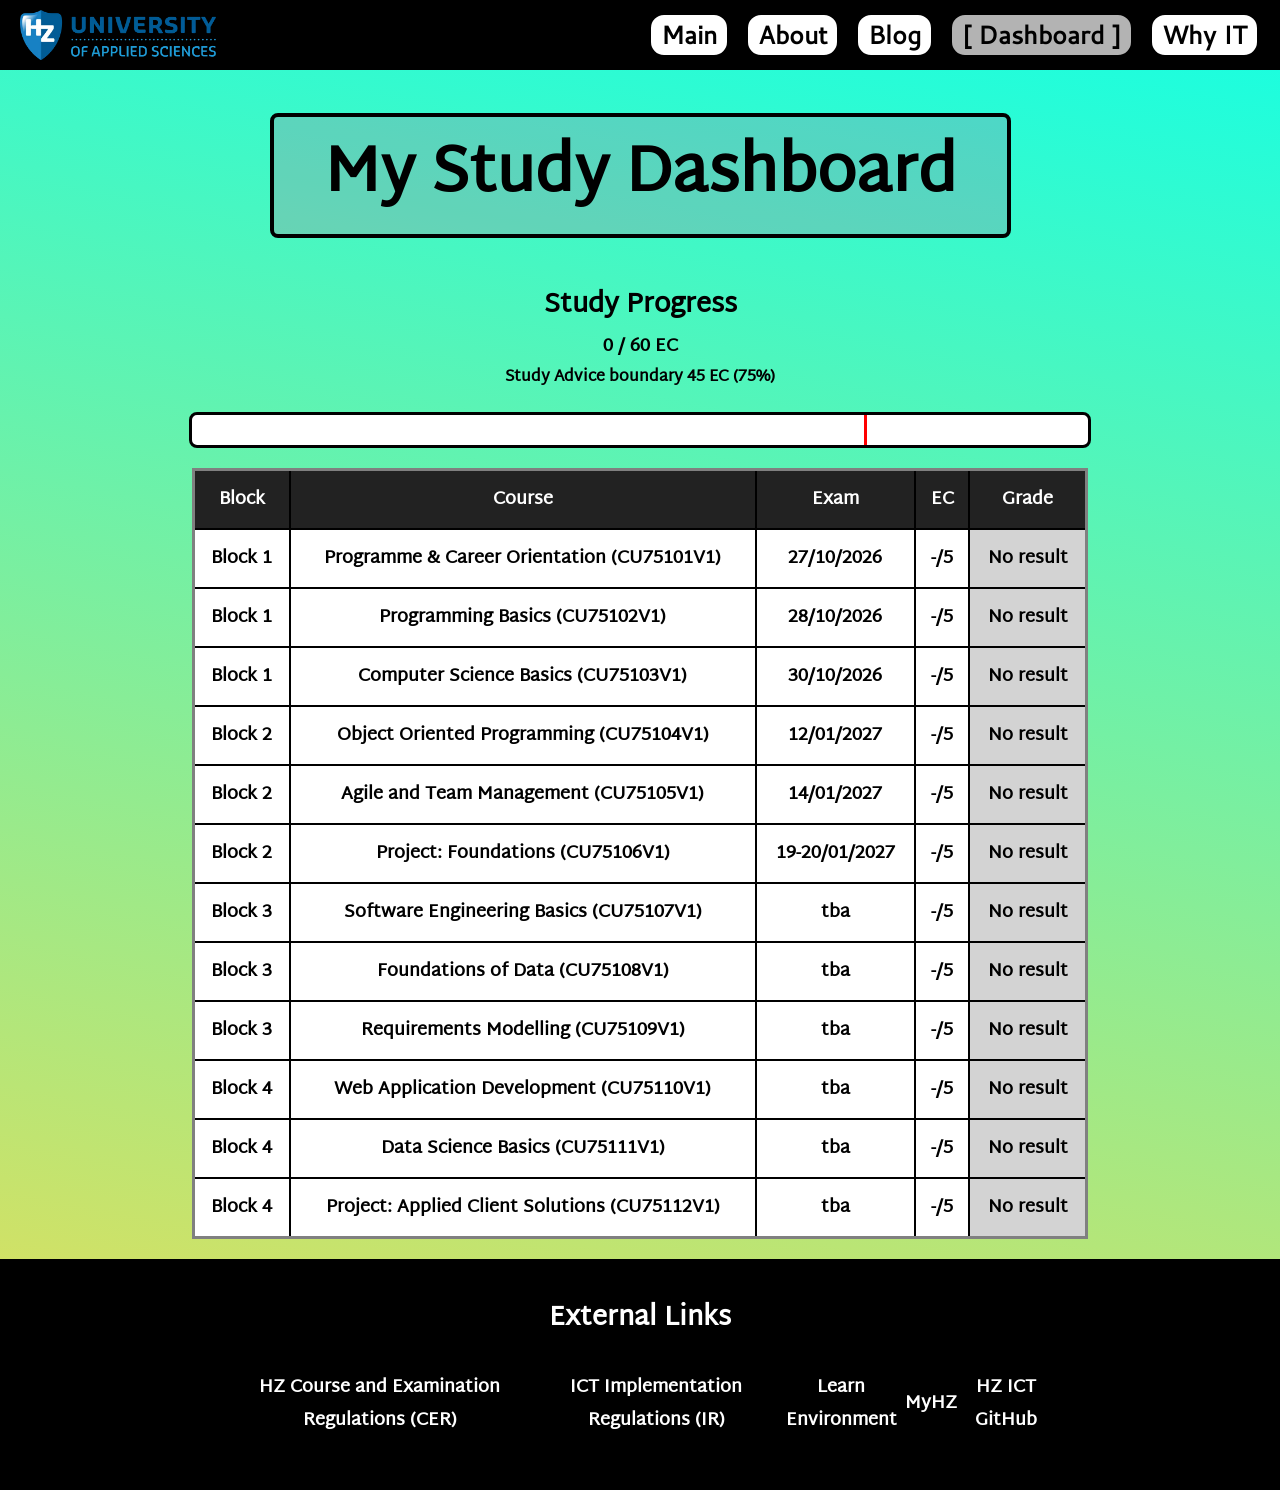
<file: dashboard.html>
<!DOCTYPE html>
<html>  
    <head> 
        <title> Dashboard</title>
        <link rel="icon" href="images/hz.png">
        <meta charset="UTF-8">
        <meta name="description" content="Dashboard for ICT Portfolio for HZ University of Applied Sciences">
        <link rel="stylesheet" href="style.css">
    </head>
    <body>
        <header>
        </header>
        <nav class="navbar">
            <img class="logo" src="images/hzlogo.webp" alt="HZ_logo" height="50">
            <ul>
                <li><a class="navbutton" href="index.html">Main</a></li>
                <li><a class="navbutton" href="about.html"> About</a></li>
                <li><a class="navbutton" href="blog.html">Blog</a></li>
                <li><a class="navbutton active" href="dashboard.html">[ Dashboard ]</a></li>
                <li><a class="navbutton" href="why-it.html">Why IT </a></li>
            </ul>
        </nav>
        <main>
            <h1 id="welcome">My Study Dashboard</h1>
            <section >
            </section>
            <section id="studyprogress">
                <h2>Study Progress</h2>
                <p id="ec">0 / 60 EC</p>
                 <p id="ECtreshold">Study Advice boundary 45 EC (75%)</p>
                <div id="progressbar">
                    <div id="progressfill"></div>
                    <div id="studyboundary"></div>
                </div>
            </section>
            <table id="dashboardtable">
                <tr>
                    <th>Block</th>
                    <th>Course</th>
                    <th>Exam</th>
                    <th>EC</th>
                    <th>Grade</th>
                </tr>
                <tr>
                    <td>Block 1</td>
                    <td>Programme & Career Orientation (CU75101V1)</td>
                    <td>27/10/2026</td>
                    <td id="ec1"> -/5 </td>
                    <td id="grade1" class="no-result"> - </td>
                </tr>   
                <tr>
                    <td>Block 1</td>
                    <td>Programming Basics (CU75102V1)</td>
                    <td>28/10/2026</td>
                    <td id="ec2">-/5</td>
                    <td id="grade2" class="no-result">-</td>
                </tr>
                <tr>
                    <td>Block 1</td>
                    <td>Computer Science Basics (CU75103V1)</td>
                    <td>30/10/2026</td>
                    <td id="ec3">-/5</td>
                    <td id="grade3" class="no-result">-</td>
                </tr>
                <tr>
                    <td>Block 2</td>
                    <td>Object Oriented Programming (CU75104V1)</td>
                    <td>12/01/2027</td>
                    <td id="ec4">-/5</td>
                    <td id="grade4" class="no-result">-</td>
                </tr>
                <tr>
                    <td>Block 2</td>
                    <td>Agile and Team Management (CU75105V1)</td>
                    <td>14/01/2027</td>
                    <td id="ec5">-/5</td>
                    <td id="grade5" class="no-result">-</td>
                </tr>
                <tr>
                    <td>Block 2</td>
                    <td>Project: Foundations (CU75106V1)</td>
                    <td>19-20/01/2027</td>
                    <td id="ec6">-/5</td>
                    <td id="grade6" class="no-result">-</td>
                </tr>
                <tr>
                    <td>Block 3</td>
                    <td>Software Engineering Basics (CU75107V1)</td>
                    <td>tba</td>
                    <td id="ec7">-/5</td>
                    <td id="grade7" class="no-result">-</td>
                </tr>
                <tr>
                    <td>Block 3</td>
                    <td>Foundations of Data (CU75108V1)</td>
                    <td>tba</td>
                    <td id="ec8">-/5</td>
                    <td id="grade8" class="no-result">-</td>
                </tr>
                <tr>
                    <td>Block 3</td>
                    <td>Requirements Modelling (CU75109V1)</td>
                    <td>tba</td>
                    <td id="ec9">-/5</td>
                    <td id="grade9" class="no-result">-</td>
                </tr>
                <tr>
                    <td>Block 4</td>
                    <td>Web Application Development (CU75110V1)</td>
                    <td>tba</td>
                    <td id="ec10">-/5</td>
                    <td id="grade10" class="no-result">-</td>
                </tr>
                <tr>
                    <td>Block 4</td>
                    <td>Data Science Basics (CU75111V1)</td>
                    <td>tba</td>
                    <td id="ec11">-/5</td>
                    <td id="grade11" class="no-result">-</td>
                </tr>
                <tr>
                    <td>Block 4</td>
                    <td>Project: Applied Client Solutions (CU75112V1)</td>
                    <td>tba</td>
                    <td id="ec12">-/5</td>
                    <td id="grade12" class="no-result">-</td>
                </tr>
            </table>
        </main>
        <footer>
                <h2>External Links</h2>

                    <ul>
                        <li><a href="https://hz.reader.docfield.com/0eb02280-92aa-47e8-9714-e3f866708e61" target="_blank">HZ Course and Examination Regulations (CER)</a></li>
                        <li><a href="https://hz.reader.docfield.com/80871c39-9285-4b38-85e4-78a0efbc2461" target="_blank">ICT Implementation Regulations (IR)</a></li>
                        <li><a href="https://learn.hz.nl/" target="_blank">Learn Environment</a></li>
                        <li><a href="https://hz.osiris-student.nl/voortgang" target="_blank">MyHZ</a></li>
                        <li><a href="https://github.com/HZ-HBO-ICT" target="_blank">HZ ICT GitHub</a></li>
                    </ul>
        </footer>
    <script src="js/ec.js"></script>
    </body>
</html>
</file>
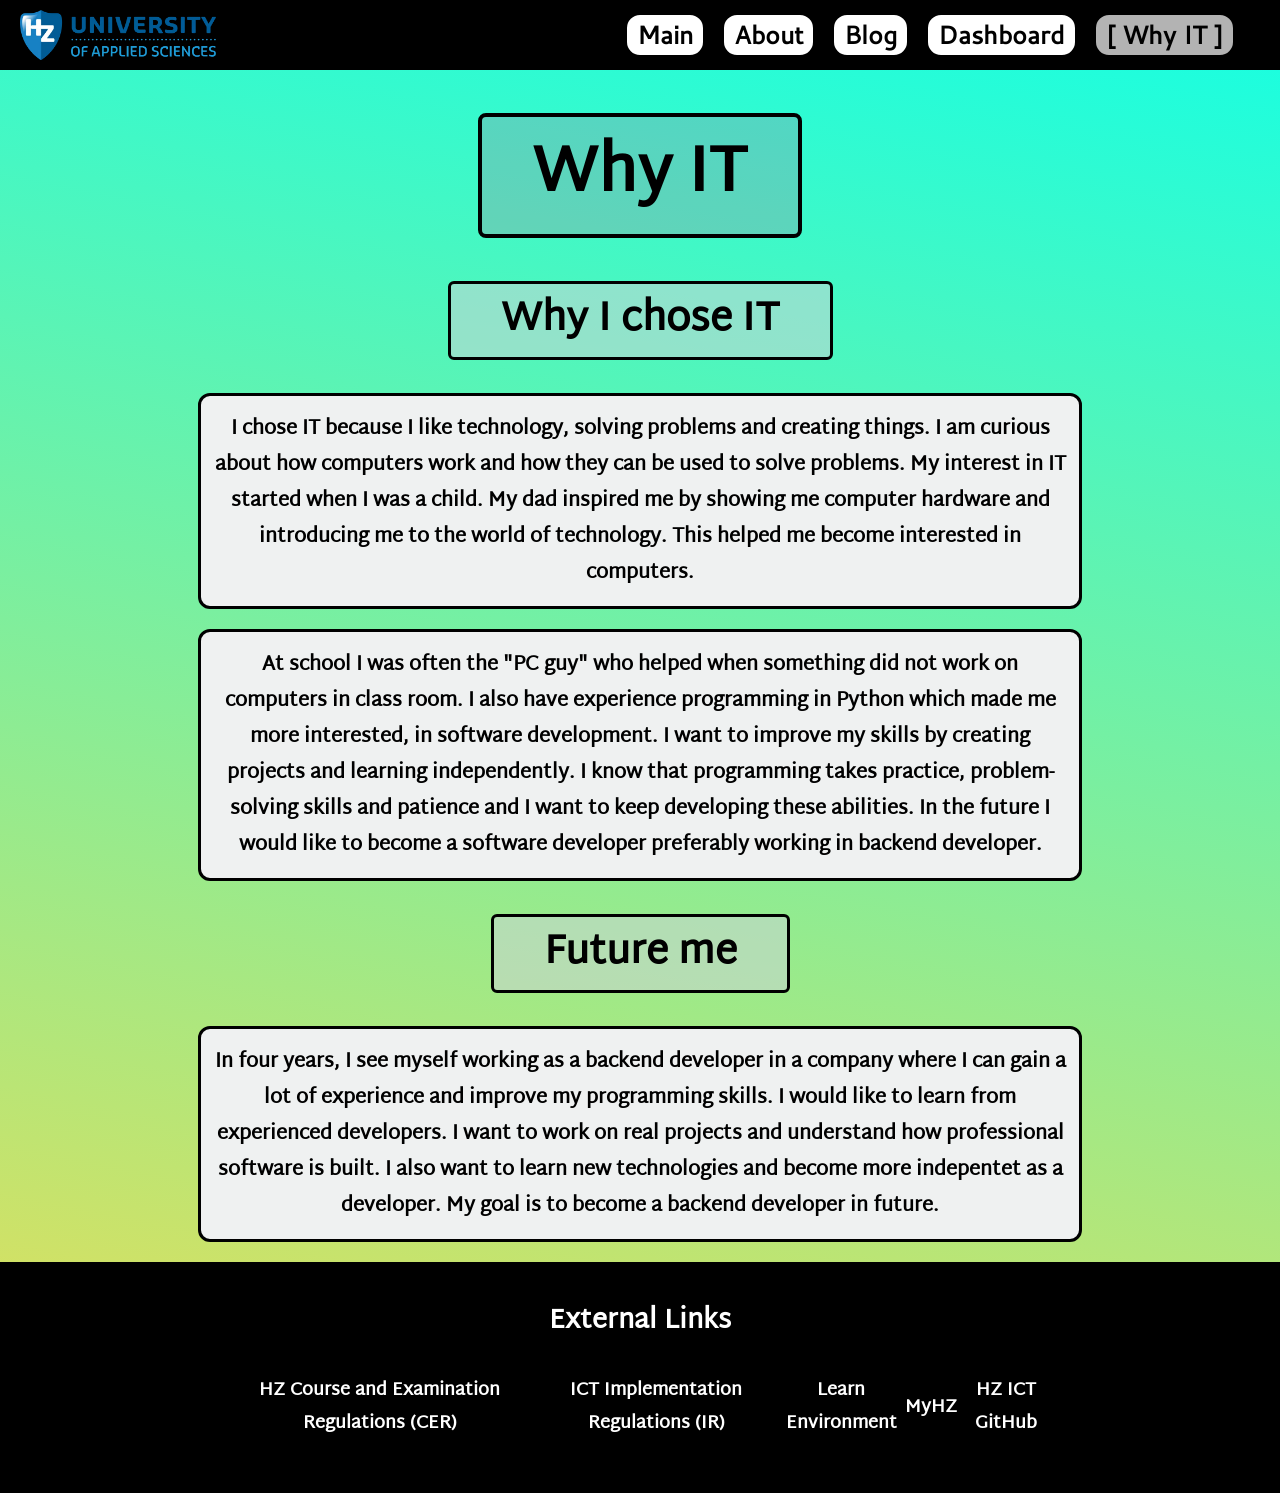
<file: why-it.html>
<!DOCTYPE html>
<html>  
    <head> 
        <title> Why IT</title>
        <link rel="icon" href="images/hz.png">
        <meta charset="UTF-8">
        <meta name="description" content="My Reasons Why I chose ICT in ICT Portfolio for HZ University of Applied Sciences">
        <link rel="stylesheet" href="style.css">    
    </head>
    <body>
        <header>
        </header>
        <nav class="navbar">
            <img class="logo" src="images/hzlogo.webp" alt="HZ_logo_placeholder" height="50">
            <ul>
                <li><a class="navbutton" href="index.html">Main</a></li>
                <li><a class="navbutton" href="about.html">About</a></li>
                <li><a class="navbutton" href="blog.html">Blog</a></li>
                <li><a class="navbutton" href="dashboard.html">Dashboard</a></li>
                <li><a class="navbutton active" href="why-it.html">[ Why IT ]</a></li>s
            </ul>
        </nav>
        <main>
            <h1 id="welcome">Why IT</h1>

            <section class="AboutMe">

                <h2>Why I chose IT</h2>

                <p class="description">
                    
                    I chose IT because I like technology, solving problems and creating things.
                    I am curious about how computers work and how they can be used to solve problems.
                    My interest in IT started when I was a child. 
                    My dad inspired me by showing me computer hardware and introducing me to the world of technology. 
                    This helped me become interested in computers.
                </p>
                <p class="description">
                    At school I was often the "PC guy" who helped when something did not work on computers in class room. 
                    I also have experience programming in Python which made me more interested, in software development.
                    I want to improve my skills by creating projects and learning independently. 
                    I know that programming takes practice, problem-solving skills and patience and I want to keep developing these abilities.
                    In the future I would like to become a software developer preferably working in backend developer. 
                </p>

                <h2>Future me</h2>

                <p class="description">
                    In four years, I see myself working as a backend developer in a company where I can gain a lot of experience and improve my programming skills.
                     I would like to learn from experienced developers.
                     I want to work on real projects and understand how professional software is built.
                     I also want to learn new technologies and become more indepentet as a developer. My goal is to become a backend developer in future.


                </p>

            </section>
        </main>
        <footer>
                <h2>External Links</h2>

                    <ul>
                        <li><a href="https://hz.reader.docfield.com/0eb02280-92aa-47e8-9714-e3f866708e61" target="_blank">HZ Course and Examination Regulations (CER)</a></li>
                        <li><a href="https://hz.reader.docfield.com/80871c39-9285-4b38-85e4-78a0efbc2461" target="_blank">ICT Implementation Regulations (IR)</a></li>
                        <li><a href="https://learn.hz.nl/" target="_blank">Learn Environment</a></li>
                        <li><a href="https://hz.osiris-student.nl/voortgang" target="_blank">MyHZ</a></li>
                        <li><a href="https://github.com/HZ-HBO-ICT" target="_blank">HZ ICT GitHub</a></li>
                    </ul>
        </footer>
    </body>
</html>
</file>
<file: style.css>
@font-face {
    src: url(fonts/MartelSans-Regular.ttf);
    font-family: MartelSans;

}@font-face {
    src: url(fonts/Cantarell-Bold.ttf);
    font-family: CantarellBold;

}@font-face {
    src: url(fonts/Cantarell-Regular.ttf);
    font-family: Cantarell;
}

#home{
    margin: 10px;
    text-align: center;

}

#home p{
    font-size: 20px;

}

#homeflexbox{
    text-align: center;
    display: flex;
    margin-left: auto;
    margin-right: auto;
    justify-content: space-around;
    align-items: flex-start;
    width: 70%;
}

#myphoto p{
    font-size: 20px;
    text-align: center;
    border:2px solid black;
    background-color: rgb(255, 255, 255);
    width: fit-content;
    margin-left: auto;
    margin-right: auto;
    padding-left: 50px;
    padding-right: 50px;
    border-radius: 6px  ;

}

#myphoto img{
    margin-top: 30px;
    width: 75%;
    border-radius: 12px;
    border: 2px solid black;
}

#strengths li{
    align-items: center;
    list-style:square ;
    font-size: 20px;
    width: fit-content;
    margin-left: auto;
    margin-right: auto;
    border: 3px solid #000000;
    text-align: center;
    background-color: #eff1f1;
    border-radius: 12px;
    max-width: 100%;
    padding: 3px;
    margin-bottom: 15px;
}

.description{
    font-size: 20px;
    width: fit-content;
    margin-left: auto;
    margin-right: auto;
    border: 3px solid #000000;
    text-align: center;
    padding: 10px;
    padding-top: 15px;
    padding-bottom: 15px;
    background-color: #eff1f1;
    min-width: 200px;
    min-height: 50px;
    border-radius: 12px;
    max-width: 67%
    
}

#home h2{
    font-size: 50px;
    text-align: center;
    border:3px solid black;
    background-color: #ccd5d68a;
    width: fit-content;
    margin-left: auto;
    margin-right: auto;
    padding-left: 50px;
    padding-right: 50px;
    border-radius: 6px  ;

}

#laptopimg{
    width: 68%;
    margin-left: auto;
    margin-right: auto;
}

#laptopimg img{
    width: 100%;
    border-radius: 12px;
    border: 2px solid black;
}

#laptopimg a, #laptopimg p{
    font-size: 14px;
    padding: 0px;
    margin: 0px;
    text-align: left;
    text-decoration: none;
}


body{
    margin: 0px;
    font-family: MartelSans, monospace;
    font-size:large;
    font-weight: bold;
    background-color: rgba(20, 255, 228, 0.304);
    background: linear-gradient(191deg,rgba(20, 255, 228, 1) 0%, rgba(237, 221, 83, 1) 100%);
}

.navbar {
    background-color: hsl(0, 0%, 0%);
    display: flex;
    justify-content: space-between;
    align-items: center;
    padding: 10px 20px;
    position: sticky;
    top: 0;
}

.navbar ul {
    list-style-type: none;
    padding: 0;
    margin: 0;
    display: flex;
    gap: 15px;
}
.navbutton:hover{
    background-color: hsl(0, 0%, 83%);

}
.navbutton{
    border-style: solid;
    border-color: rgb(0, 0, 0);
    border-width: 3px;
    font-size:25px;
    background-color:white;
    border-radius:16px;
    font-family: Cantarell, monospace; 
    cursor: pointer;

    text-decoration: none;
    color: black;
    padding: 10px 10px;
    display: inline-block;
    line-height: 20px;
}
.navbutton.active{
    background-color: hsl(0, 0%, 70%);
}


#welcome
{
    font-size: 64px;
    text-align: center;
    border:4px solid black;
    background-color: rgba(240, 45, 126, 0.178);
    padding: 0px;
    width: fit-content;
    margin-left: auto;
    margin-right: auto;
    padding-left: 50px;
    padding-right: 50px;
    border-radius: 8px;
}

.logo{
    display: block;
}


#dashboardtable{
    border-style: solid;
    width: 70%;
    margin: 20px auto;
    border-collapse: collapse;

}
#dashboardtable th,#dashboardtable td{
    border: 2px solid black;
    padding: 12px;
    text-align: center;
    

}

#dashboardtable th {
    background-color: #222222;
    color: white;
}

#dashboardtable td {
    background-color: #ffffff;
    color: rgb(0, 0, 0);
}

#studyprogress h2,#studyprogress p{
    margin:auto;
    text-align: center;
    
}

#progressbar {
    position: relative;
    width: 70%;
    height: 30px;
    margin: 20px auto;
    border: 3px solid black;
    background-color: white;
    border-radius: 8px;
}

#progressfill {
    width: 0%;
    height: 100%;
    border-radius: 6px;
    background-color: rgb(0, 255, 0);
}


#studyboundary {
    position: absolute;
    left: 75%;
    top: 0;
    height: 100%;
    width: 3px;
    background-color: red;
}

#ECtreshold {
    margin-top: 8px;
    font-size: 16px;
    text-align: center;
}

#dashboardtable td.no-result {
    background-color: #d3d3d3;
    color: black;
}

#dashboardtable td.result-passed {
    background-color: hsl(120, 100%, 78%) ;
    color: hsl(120, 100%, 10%);
}

#dashboardtable td.result-resit {
    background-color: hsl(54, 100%, 77%) ;
    color: hsl(54, 100%, 10%);
}

#dashboardtable td.result-failed {
    background-color: hsl(0, 100%, 67%) ;
    color: hsl(0, 100%, 8%);
}

.blogpost{
    background-color: white;
    border:3px solid black;
    border-radius: 10px;
    padding: 20px;
    margin: 20px;
    width: 60%;
    margin-left:auto;
    margin-right: auto;
}

.blogpost h2{
    font-size: 34px;
    color: black;

}

.blogpost p{
    font-size: 20px;
}


#blogdate{

    font-size: 14px;


}


.AboutMe h2{
    font-size: 40px;
    text-align: center;
    border:3px solid black;
    background-color: #ccd5d68a;
    width: fit-content;
    margin-left: auto;
    margin-right: auto;
    padding-left: 50px;
    padding-right: 50px;
    border-radius: 6px  ;
}


#tagline {
    text-align: center;
    padding: 10px;
    font-size: 20px;
    font-style: italic;
}


footer {
    background-color: #000000;
    color: white;
    padding: 25px;
    text-align: center;
    margin-top: 0px;
}

footer h2 {
    margin-top: 10px;
    margin-bottom: 15px;
}

footer ul {
    list-style: none;
    padding: 0;
    display: flex;
    justify-content: space-between;
    align-items: center;
    margin-left: 200px;
    margin-right: 200px;
}

footer li {
    margin: 10px 0;
}

footer a {
    color: white;
    text-decoration: none;
}

footer a:hover {
    text-decoration: underline;
}

#githublogo img{
    width: 30px;
    
}

#githublogo {
    text-align: center;
    display: flex;
    justify-content: center;
}

#githublogo a{
    text-decoration: none;
    color: #000000;
}

#charaslist h2{
    font-size: 40px;
    text-align: center;
    border:3px solid black;
    background-color: #ccd5d68a;
    width: fit-content;
    margin-left: auto;
    margin-right: auto;
    padding-left: 50px;
    padding-right: 50px;
    border-radius: 6px  ;
}

#charaslist ul{
    text-align: center;
    list-style: none;
}

#charaslist li{
    font-size: 20px;
    width: fit-content;
    margin-left: auto;
    margin-right: auto;
    border: 3px solid #000000;
    text-align: center;
    padding: 3px;
    padding-left: 10px;
    padding-right: 10px;
    background-color: #eff1f1;
    border-radius: 12px;
    margin-bottom: 15px;
    max-width: 67%;
    
}

#blogfeed{
    display: flex;
    flex-direction: column;
    border: 3px solid black;
    border-radius: 12px;
    background-color: white;
    margin-bottom: 30px;
    align-items: center;
    max-width: 67%;
    margin-left: auto;
    margin-right: auto;
    padding: 30px;
}


#blogcontent h2{
    font-size: 36px;
}

#blogtag{
    font-size: 14px;
    text-align: center;
    color: hsl(0, 0, 20%);
    margin-bottom: 25px;
}

#swottable{
    display: flex;
    flex-direction: column;
    margin-left: auto;
    margin-right: auto;
    align-items: center;
}

#swottablerow{
    display: flex;

}

#swottablerow p{
    padding: 10px;
    margin-top: 0px;
    margin-bottom: 0px;
}

#swottablerow div{
    min-width: 400px;
    min-height: 300px;
    border-radius: 12px;
    margin: 1px;
    max-width: 400px;
    max-height: 300px ;
}

#swotstren{
    border: 4px solid hsla(335, 87%, 30%, 1);
    background-color: hsla(335, 87%, 40%, 0.6);
    color:  rgb(230, 204, 214);
    font-size: 20px;
}

#swotstren #swottitle{
    font-size: 40px;
    margin-top: 5px;
    padding-top: 0px;
    padding-bottom: 0px;
}

#swotweak{
    border: 4px solid hsl(202, 87%, 30%);
    background-color: hsla(202, 87%, 40%, 0.6);
    color:  hsl(202, 34%, 85%);
    font-size: 20px;
}

#swotweak #swottitle{
    font-size: 40px;
    margin-top: 5px;
    padding-top: 0px;
    padding-bottom: 0px;
}

#swotoppo{
    border: 4px solid hsl(120, 87%, 30%);
    background-color: hsla(120, 87%, 40%, 0.6);
    color:  hsl(120, 34%, 85%);
    font-size: 20px;
}

#swotoppo #swottitle{
    font-size: 40px;
    margin-top: 5px;
    padding-top: 0px;
    padding-bottom: 0px;
}

#swotthreats{
    border: 4px solid hsl(49, 87%, 30%);
    background-color: hsla(49, 87%, 40%, 0.6);
    color:  hsl(49, 34%, 90%);
    font-size: 20px;
}

#swotthreats #swottitle{
    font-size: 40px;
    margin-top: 5px;
    padding-top: 0px;
    padding-bottom: 0px;
}

#smarttable table{
    margin-left: auto;
    margin-right: auto;
}

#smarttable td, #smarttable th {
    padding: 4px;
    margin: 0px;
    border-collapse: collapse;


}

#tablestren ,#tablestren td{ 
    border: 4px solid hsla(335, 87%, 30%, 1);
    background-color: hsla(335, 87%, 40%, 0.6);
    color:  hsl(337, 34%, 90%);
    border-collapse: collapse;
    padding: 8px;
}

#tableweak ,#tableweak td{ 
    border: 4px solid hsl(202, 87%, 30%);
    background-color: hsla(202, 87%, 40%, 0.6);
    color:  hsl(202, 34%, 85%);
    border-collapse: collapse;
    padding: 8px;
}
</file>
